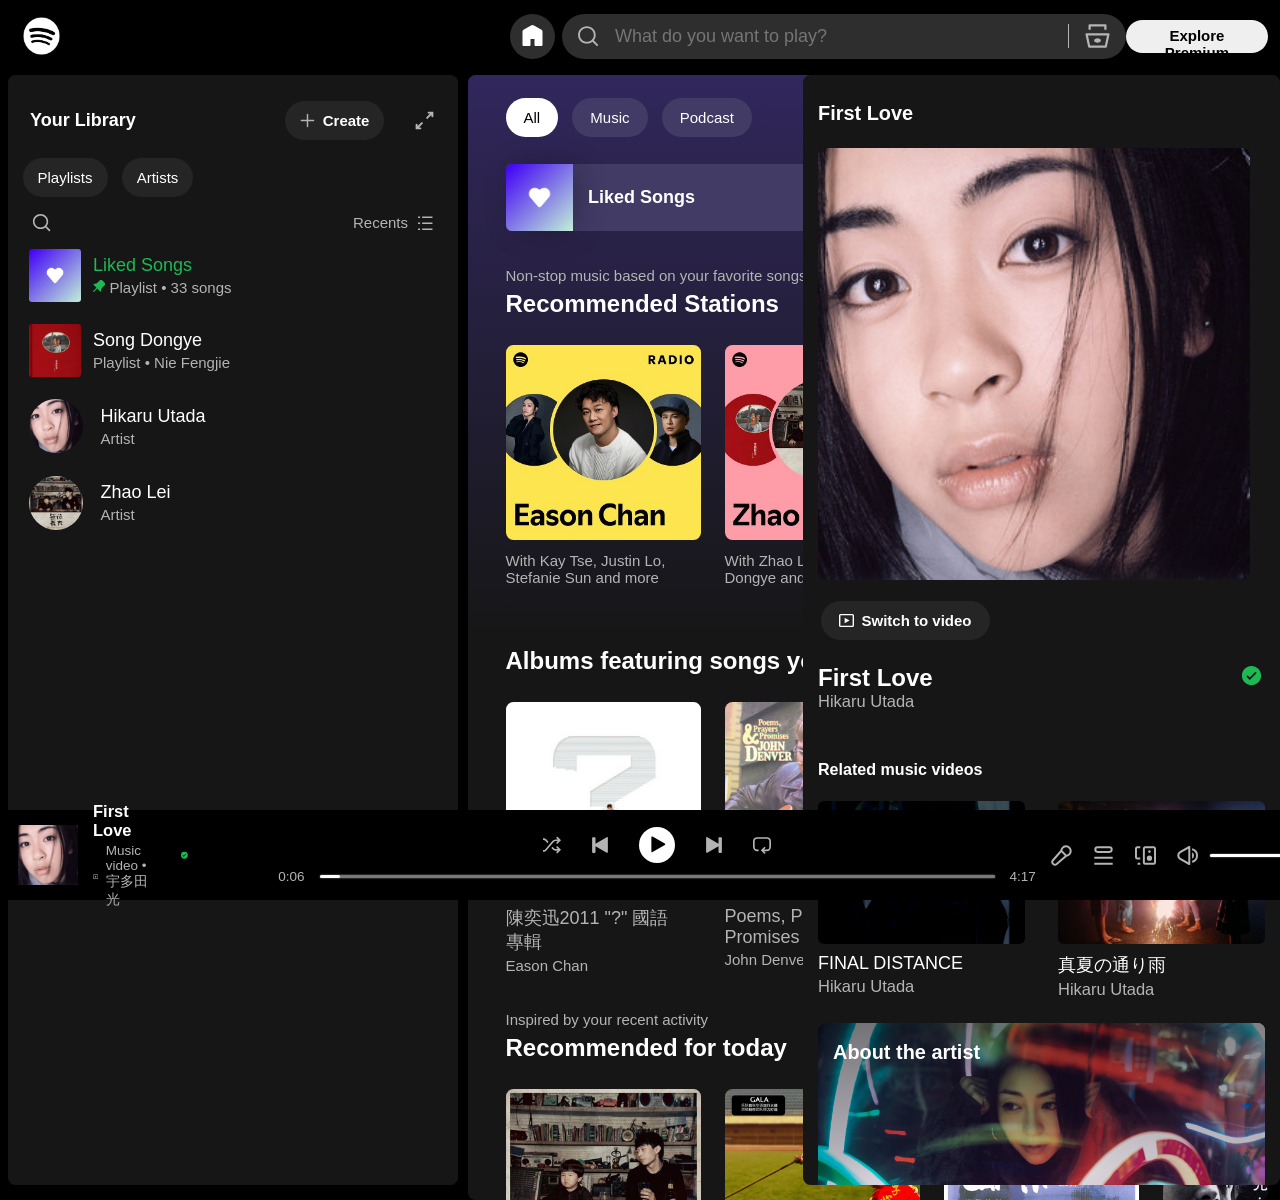
<file: index.html>
<!DOCTYPE html>
<html>
    <head>
        <title>HomePage</title>
        <link rel="stylesheet" href="general.css">
        <link rel="stylesheet" href="header.css">
        <link rel="stylesheet" href="nav_left.css">
        <link rel="stylesheet" href="main.css">
        <link rel="stylesheet" href="navBottom.css">
        <link rel="stylesheet" href="navRight.css">

    </head>
    <body>
        <header>
            <img class="headerLogo" src="resource/SpotifyLogo.png">
            <div class="headerCenter">
                <button class="header_home">
                    <svg class="headerHome" data-encore-id="icon" role="img" aria-hidden="true" width="24" height="24" viewBox="0 0 24 24">
                        <path fill="white" d="M13.5 1.515a3 3 0 0 0-3 0L3 5.845a2 2 0 0 0-1 1.732V21a1 1 0 0 0 1 1h6a1 1 0 0 0 1-1v-6h4v6a1 1 0 0 0 1 1h6a1 1 0 0 0 1-1V7.577a2 2 0 0 0-1-1.732z"></path>
                    </svg>
                </button>
                <div class="header_searchbar">
                    <svg class="searchButton" data-encore-id="icon" role="img" aria-hidden="true" viewBox="0 0 24 24">
                        <path fill="currentColor" d="M10.533 1.27893C5.35215 1.27893 1.12598 5.41887 1.12598 10.5579C1.12598 15.697 5.35215 19.8369 10.533 19.8369C12.767 19.8369 14.8235 19.0671 16.4402 17.7794L20.7929 22.132C21.1834 22.5226 21.8166 22.5226 22.2071 22.132C22.5976 21.7415 22.5976 21.1083 22.2071 20.7178L17.8634 16.3741C19.1616 14.7849 19.94 12.7634 19.94 10.5579C19.94 5.41887 15.7138 1.27893 10.533 1.27893ZM3.12598 10.5579C3.12598 6.55226 6.42768 3.27893 10.533 3.27893C14.6383 3.27893 17.94 6.55226 17.94 10.5579C17.94 14.5636 14.6383 17.8369 10.533 17.8369C6.42768 17.8369 3.12598 14.5636 3.12598 10.5579Z">
                        </path>
                    </svg>
                    <input class="header_searchbar_search" placeholder="What do you want to play?">
                    <svg class="searchBrowser" fill="currentColor" data-encore-id="icon" role="img" aria-hidden="true" viewBox="0 0 24 24">
                        <path d="M15 15.5c0 1.105-1.343 2-3 2s-3-.895-3-2 1.343-2 3-2 3 .895 3 2"></path><path d="M1.513 9.37A1 1 0 0 1 2.291 9h19.418a1 1 0 0 1 .979 1.208l-2.339 11a1 1 0 0 1-.978.792H4.63a1 1 0 0 1-.978-.792l-2.339-11a1 1 0 0 1 .201-.837zM3.525 11l1.913 9h13.123l1.913-9zM4 2a1 1 0 0 1 1-1h14a1 1 0 0 1 1 1v4h-2V3H6v3H4z"></path>
                    </svg>
                </div>
            </div>
            <div class="headerRight">
                <button class="headerRightB1">Explore Premium</button>
                <button class="headerRightB2">
                    <svg class="headerRightDownload" fill="rgb(180, 180, 180)" data-encore-id="icon" role="img" aria-hidden="true" viewBox="0 0 16 16" style="--encore-icon-height: var(--encore-graphic-size-decorative-smaller); --encore-icon-width: var(--encore-graphic-size-decorative-smaller);"><path d="M4.995 8.745a.75.75 0 0 1 1.06 0L7.25 9.939V4a.75.75 0 0 1 1.5 0v5.94l1.195-1.195a.75.75 0 1 1 1.06 1.06L8 12.811l-.528-.528-.005-.005-2.472-2.473a.75.75 0 0 1 0-1.06"></path><path d="M0 8a8 8 0 1 1 16 0A8 8 0 0 1 0 8m8-6.5a6.5 6.5 0 1 0 0 13 6.5 6.5 0 0 0 0-13"></path></svg>
                    <p>Install App</p>
                </button>
                <svg class="notification" fill="currentColor" data-encore-id="icon" role="img" aria-hidden="true" viewBox="0 0 16 16" style="--encore-icon-height: var(--encore-graphic-size-decorative-smaller); --encore-icon-width: var(--encore-graphic-size-decorative-smaller);">
                    <path d="M8 1.5a4 4 0 0 0-4 4v3.27a.75.75 0 0 1-.1.373L2.255 12h11.49L12.1 9.142a.75.75 0 0 1-.1-.374V5.5a4 4 0 0 0-4-4m-5.5 4a5.5 5.5 0 0 1 11 0v3.067l2.193 3.809a.75.75 0 0 1-.65 1.124H10.5a2.5 2.5 0 0 1-5 0H.957a.75.75 0 0 1-.65-1.124L2.5 8.569zm4.5 8a1 1 0 1 0 2 0z"></path>
                </svg>
                <svg class="group" fill="currentColor" data-encore-id="icon" role="img" aria-hidden="true" viewBox="0 0 16 16" style="--encore-icon-height: var(--encore-graphic-size-decorative-smaller); --encore-icon-width: var(--encore-graphic-size-decorative-smaller);">
                    <path d="M3.849 10.034c-.021-.465.026-.93.139-1.381H1.669c.143-.303.375-.556.665-.724l.922-.532a1.63 1.63 0 0 0 .436-2.458 1.8 1.8 0 0 1-.474-1.081q-.014-.287.057-.563a1.12 1.12 0 0 1 .627-.7 1.2 1.2 0 0 1 .944 0q.225.1.392.281c.108.12.188.263.237.417q.074.276.057.561a1.8 1.8 0 0 1-.475 1.084 1.6 1.6 0 0 0-.124 1.9c.36-.388.792-.702 1.272-.927v-.015c.48-.546.768-1.233.821-1.958a3.2 3.2 0 0 0-.135-1.132 2.657 2.657 0 0 0-5.04 0c-.111.367-.157.75-.135 1.133.053.724.341 1.41.821 1.955A.13.13 0 0 1 2.565 6a.13.13 0 0 1-.063.091l-.922.532A3.2 3.2 0 0 0-.004 9.396v.75h3.866c.001-.033-.01-.071-.013-.112m10.568-3.4-.922-.532a.13.13 0 0 1-.064-.091.12.12 0 0 1 .028-.1c.48-.546.768-1.233.821-1.958a3.3 3.3 0 0 0-.135-1.135A2.64 2.64 0 0 0 12.7 1.233a2.67 2.67 0 0 0-3.042.64 2.65 2.65 0 0 0-.554.948c-.11.367-.156.75-.134 1.133.053.724.341 1.41.821 1.955.005.006 0 .011 0 .018.48.225.911.54 1.272.927a1.6 1.6 0 0 0-.125-1.907 1.8 1.8 0 0 1-.474-1.081q-.015-.287.057-.563a1.12 1.12 0 0 1 .627-.7 1.2 1.2 0 0 1 .944 0q.225.1.392.281.162.182.236.413c.05.184.07.375.058.565a1.8 1.8 0 0 1-.475 1.084 1.633 1.633 0 0 0 .438 2.456l.922.532c.29.169.52.421.664.724h-2.319c.113.452.16.918.139 1.383 0 .04-.013.078-.017.117h3.866v-.75a3.2 3.2 0 0 0-1.58-2.778v.004zm-3.625 6-.922-.532a.13.13 0 0 1-.061-.144.1.1 0 0 1 .025-.047 3.33 3.33 0 0 0 .821-1.958 3.2 3.2 0 0 0-.135-1.132 2.657 2.657 0 0 0-5.041 0c-.11.367-.156.75-.134 1.133.053.724.341 1.41.821 1.955a.13.13 0 0 1 .028.106.13.13 0 0 1-.063.091l-.922.532a3.2 3.2 0 0 0-1.584 2.773v.75h8.75v-.75a3.2 3.2 0 0 0-1.583-2.781zm-5.5 2.023c.143-.303.375-.556.665-.724l.922-.532a1.63 1.63 0 0 0 .436-2.458 1.8 1.8 0 0 1-.474-1.081q-.015-.287.057-.563a1.12 1.12 0 0 1 .627-.7 1.2 1.2 0 0 1 .944 0q.225.1.392.281c.108.12.188.263.237.417q.073.276.057.561a1.8 1.8 0 0 1-.475 1.084 1.632 1.632 0 0 0 .438 2.456l.922.532c.29.169.52.421.664.724z"></path>
                </svg>
                <button class="userInfo">
                    <p>N</p>
                </button>
            </div>
        </header>

        <nav class="navLeft">
            <div class="navLeftTittle">
                <p>Your Library</p>
                <button>
                    <svg class="navLeftTittlePlus" data-encore-id="icon" role="img" aria-hidden="true" viewBox="0 0 16 16" style="--encore-icon-height: var(--encore-graphic-size-decorative-smaller); --encore-icon-width: var(--encore-graphic-size-decorative-smaller);">
                        <path fill="currentColor" d="M15.25 8a.75.75 0 0 1-.75.75H8.75v5.75a.75.75 0 0 1-1.5 0V8.75H1.5a.75.75 0 0 1 0-1.5h5.75V1.5a.75.75 0 0 1 1.5 0v5.75h5.75a.75.75 0 0 1 .75.75"></path>
                    </svg>
                    Create
                </button>
                <svg class="navLeftTittleZoom" fill="currentColor" data-encore-id="icon" role="img" aria-hidden="true" viewBox="0 0 16 16" style="--encore-icon-height: var(--encore-graphic-size-decorative-smaller); --encore-icon-width: var(--encore-graphic-size-decorative-smaller);">
                    <path d="M6.53 9.47a.75.75 0 0 1 0 1.06l-2.72 2.72h1.018a.75.75 0 0 1 0 1.5H1.25v-3.579a.75.75 0 0 1 1.5 0v1.018l2.72-2.72a.75.75 0 0 1 1.06 0zm2.94-2.94a.75.75 0 0 1 0-1.06l2.72-2.72h-1.018a.75.75 0 1 1 0-1.5h3.578v3.579a.75.75 0 0 1-1.5 0V3.81l-2.72 2.72a.75.75 0 0 1-1.06 0"></path>
                </svg>
            </div>

            <div class="navLeftCategory">
                <button>Playlists</button>
                <button>Artists</button>
            </div>

            <div class="navLeftSearch">
                <button class="navLeftSearchSearchButton">
                    <svg class="navLeftSearchSearchIcon" data-encore-id="icon" role="img" aria-hidden="true" viewBox="0 0 24 24">
                        <path fill="currentColor" d="M10.533 1.27893C5.35215 1.27893 1.12598 5.41887 1.12598 10.5579C1.12598 15.697 5.35215 19.8369 10.533 19.8369C12.767 19.8369 14.8235 19.0671 16.4402 17.7794L20.7929 22.132C21.1834 22.5226 21.8166 22.5226 22.2071 22.132C22.5976 21.7415 22.5976 21.1083 22.2071 20.7178L17.8634 16.3741C19.1616 14.7849 19.94 12.7634 19.94 10.5579C19.94 5.41887 15.7138 1.27893 10.533 1.27893ZM3.12598 10.5579C3.12598 6.55226 6.42768 3.27893 10.533 3.27893C14.6383 3.27893 17.94 6.55226 17.94 10.5579C17.94 14.5636 14.6383 17.8369 10.533 17.8369C6.42768 17.8369 3.12598 14.5636 3.12598 10.5579Z">
                        </path>
                    </svg>
                </button>
                <button class="navLeftSearchSortButton">
                    Recents
                    <svg class="navLeftSearchSortIcon" data-encore-id="icon" role="img" aria-hidden="true" viewBox="0 0 16 16" style="--encore-icon-height: var(--encore-graphic-size-decorative-smaller); --encore-icon-width: var(--encore-graphic-size-decorative-smaller);">
                        <path fill="currentColor" d="M15 14.5H5V13h10zm0-5.75H5v-1.5h10zM15 3H5V1.5h10zM3 3H1V1.5h2zm0 11.5H1V13h2zm0-5.75H1v-1.5h2z"></path>
                    </svg>
                </button>
            </div>

            <div class="navLeftPlaylists">
                <button class="navLeftPlaylistsLiked">
                    <img src="resource/liked-songs.jpg">
                    <div class="navLeftPlay">
                        <svg class="navLeftPlayIcon" fill="currentColor" data-encore-id="icon" role="img" aria-hidden="true" viewBox="0 0 24 24" style="--encore-icon-height: var(--encore-graphic-size-decorative-base); --encore-icon-width: var(--encore-graphic-size-decorative-base);">
                            <path d="m7.05 3.606 13.49 7.788a.7.7 0 0 1 0 1.212L7.05 20.394A.7.7 0 0 1 6 19.788V4.212a.7.7 0 0 1 1.05-.606"></path>
                        </svg>
                    </div>
                    <div class="navLeftPlaylistsLikedInfo">
                        <p style="color: #1db954;">Liked Songs</p>
                        <div class="navLeftPlaylistsLikedSubInfo">
                            <svg class="navLeftPlaylistsLikedInfoStick" data-encore-id="icon" role="img" aria-hidden="false" viewBox="0 0 16 16" style="--encore-icon-fill: var(--text-bright-accent); --encore-icon-height: var(--encore-graphic-size-informative-smaller-2); --encore-icon-width: var(--encore-graphic-size-informative-smaller-2);">
                                <path fill="#1db954" d="M8.822.797a2.72 2.72 0 0 1 3.847 0l2.534 2.533a2.72 2.72 0 0 1 0 3.848l-3.678 3.678-1.337 4.988-4.486-4.486L1.28 15.78a.75.75 0 0 1-1.06-1.06l4.422-4.422L.156 5.812l4.987-1.337z"></path>
                            </svg>
                            <p style="margin-left: 3px;">Playlist &bull; 33 songs</p>
                        </div>
                    </div>
                </button>

                <button class="navLeftPlaylistsLiked">
                    <img src="resource/song.jpg">
                    <div class="navLeftPlay">
                        <svg class="navLeftPlayIcon" fill="currentColor" data-encore-id="icon" role="img" aria-hidden="true" viewBox="0 0 24 24" style="--encore-icon-height: var(--encore-graphic-size-decorative-base); --encore-icon-width: var(--encore-graphic-size-decorative-base);">
                            <path d="m7.05 3.606 13.49 7.788a.7.7 0 0 1 0 1.212L7.05 20.394A.7.7 0 0 1 6 19.788V4.212a.7.7 0 0 1 1.05-.606"></path>
                        </svg>
                    </div>
                    <div class="navLeftPlaylistsLikedInfo">
                        <p>Song Dongye</p>
                        <div class="navLeftPlaylistsLikedSubInfo">
                            <p>Playlist &bull; Nie Fengjie</p>
                        </div>
                    </div>
                </button>

                <button class="navLeftPlaylistsArtist">
                    <img src="resource/hikaruutada.jpg">
                    <div class="navLeftPlay">
                        <svg class="navLeftPlayIcon" fill="currentColor" data-encore-id="icon" role="img" aria-hidden="true" viewBox="0 0 24 24" style="--encore-icon-height: var(--encore-graphic-size-decorative-base); --encore-icon-width: var(--encore-graphic-size-decorative-base);">
                            <path d="m7.05 3.606 13.49 7.788a.7.7 0 0 1 0 1.212L7.05 20.394A.7.7 0 0 1 6 19.788V4.212a.7.7 0 0 1 1.05-.606"></path>
                        </svg>
                    </div>
                    <div class="navLeftPlaylistsArtistInfo">
                        <p>Hikaru Utada</p>
                        <div class="navLeftPlaylistsArtistSubInfo">
                            <p>Artist</p>
                        </div>
                    </div>
                </button>

                <button class="navLeftPlaylistsArtist">
                    <img src="resource/zhao.jpg">
                    <div class="navLeftPlay">
                        <svg class="navLeftPlayIcon" fill="currentColor" data-encore-id="icon" role="img" aria-hidden="true" viewBox="0 0 24 24" style="--encore-icon-height: var(--encore-graphic-size-decorative-base); --encore-icon-width: var(--encore-graphic-size-decorative-base);">
                            <path d="m7.05 3.606 13.49 7.788a.7.7 0 0 1 0 1.212L7.05 20.394A.7.7 0 0 1 6 19.788V4.212a.7.7 0 0 1 1.05-.606"></path>
                        </svg>
                    </div>
                    <div class="navLeftPlaylistsArtistInfo">
                        <p>Zhao Lei</p>
                        <div class="navLeftPlaylistsArtistSubInfo">
                            <p>Artist</p>
                        </div>
                    </div>
                </button>


            </div>
        </nav>

        <main>
            <div class="mainTopButton">
                <button style="background-color: white; color: black;">All</button>
                <button>Music</button>
                <button>Podcast</button>
            </div>

            <div class="mainTopList">
                <div class="mainTopListItem">
                    <img src="resource/liked-songs.jpg">
                    <div class="mainTopListInfo">
                        <p>Liked Songs</p>
                    </div>
                    <button class="mainTopListPlayIcon">
                        <svg fill="currentColor" viewBox="0 0 24 24" width="20" height="20">
                            <path d="m7.05 3.606 13.49 7.788a.7.7 0 0 1 0 1.212L7.05 20.394A.7.7 0 0 1 6 19.788V4.212a.7.7 0 0 1 1.05-.606"></path>
                        </svg>
                    </button>
                </div>

                <div class="mainTopListItem">
                    <img src="resource/xin.jpg">
                    <div class="mainTopListInfo">
                        <p>信樂團</p>
                    </div>
                    <button class="mainTopListPlayIcon">
                        <svg fill="currentColor" viewBox="0 0 24 24" width="20" height="20">
                            <path d="m7.05 3.606 13.49 7.788a.7.7 0 0 1 0 1.212L7.05 20.394A.7.7 0 0 1 6 19.788V4.212a.7.7 0 0 1 1.05-.606"></path>
                        </svg>
                    </button>
                </div>
            </div>

            <div class="mainCenterList">
                <div class="mainCenterListSubTitle">
                    Non-stop music based on your favorite songs and aritists
                </div>
                <div class="mainCenterListTitle">
                    <p class="mainCenterListTitleLeft">Recommended Stations</p>
                    <p class="mainCenterListTitleRight">Show all</p>
                </div>
                <div class="mainCenterListInfoList">
                    <div class="mainCenterListInfo">
                        <button class="mainCenterListInfoIcon">
                            <svg fill="currentColor" viewBox="0 0 24 24" width="20" height="20">
                                <path d="m7.05 3.606 13.49 7.788a.7.7 0 0 1 0 1.212L7.05 20.394A.7.7 0 0 1 6 19.788V4.212a.7.7 0 0 1 1.05-.606"></path>
                            </svg>
                        </button>
                        <img class="mainCenterListInfoImg" src="resource/1.jpg">
                        <p class="mainCenterListInfoSubTitle">With Kay Tse, Justin Lo, Stefanie Sun and more</p>
                    </div>

                    <div class="mainCenterListInfo">
                        <button class="mainCenterListInfoIcon">
                            <svg fill="currentColor" viewBox="0 0 24 24" width="20" height="20">
                                <path d="m7.05 3.606 13.49 7.788a.7.7 0 0 1 0 1.212L7.05 20.394A.7.7 0 0 1 6 19.788V4.212a.7.7 0 0 1 1.05-.606"></path>
                            </svg>
                        </button>
                        <img class="mainCenterListInfoImg" src="resource/2.jpg">
                        <p class="mainCenterListInfoSubTitle">With Zhao Lei, Song Dongye and more</p>
                    </div>

                    <div class="mainCenterListInfo">
                        <button class="mainCenterListInfoIcon">
                            <svg fill="currentColor" viewBox="0 0 24 24" width="20" height="20">
                                <path d="m7.05 3.606 13.49 7.788a.7.7 0 0 1 0 1.212L7.05 20.394A.7.7 0 0 1 6 19.788V4.212a.7.7 0 0 1 1.05-.606"></path>
                            </svg>
                        </button>
                        <img class="mainCenterListInfoImg" src="resource/3.jpg">
                        <p class="mainCenterListInfoSubTitle">With mammySino, Tia Blake, Nancy-Bleu and more</p>
                    </div>

                    <div class="mainCenterListInfo">
                        <button class="mainCenterListInfoIcon">
                            <svg fill="currentColor" viewBox="0 0 24 24" width="20" height="20">
                                <path d="m7.05 3.606 13.49 7.788a.7.7 0 0 1 0 1.212L7.05 20.394A.7.7 0 0 1 6 19.788V4.212a.7.7 0 0 1 1.05-.606"></path>
                            </svg>
                        </button>
                        <img class="mainCenterListInfoImg" src="resource/4.jpg">
                        <p class="mainCenterListInfoSubTitle">With Chen Hongyu, Er Bai and more</p>
                    </div>

                    <div class="mainCenterListInfo">
                        <button class="mainCenterListInfoIcon">
                            <svg fill="currentColor" viewBox="0 0 24 24" width="20" height="20">
                                <path d="m7.05 3.606 13.49 7.788a.7.7 0 0 1 0 1.212L7.05 20.394A.7.7 0 0 1 6 19.788V4.212a.7.7 0 0 1 1.05-.606"></path>
                            </svg>
                        </button>
                        <img class="mainCenterListInfoImg" src="resource/5.jpg">
                        <p class="mainCenterListInfoSubTitle">With Eason Chan, Stefanie Sun, Fish Leong and more</p>
                    </div>
                </div>
            </div>

            <div class="mainCenterList">
                <!--<div class="mainCenterListSubTitle">
                    Non-stop music based on your favorite songs and aritists
                </div>-->
                <div class="mainCenterListTitle">
                    <p class="mainCenterListTitleLeft">Albums featuring songs you like</p>
                    <p class="mainCenterListTitleRight">Show all</p>
                </div>
                <div class="mainCenterListInfoList">
                    <div class="mainCenterListInfo">
                        <button class="mainCenterListInfoIcon">
                            <svg fill="currentColor" viewBox="0 0 24 24" width="20" height="20">
                                <path d="m7.05 3.606 13.49 7.788a.7.7 0 0 1 0 1.212L7.05 20.394A.7.7 0 0 1 6 19.788V4.212a.7.7 0 0 1 1.05-.606"></path>
                            </svg>
                        </button>
                        <img class="mainCenterListInfoImg" src="resource/11.jpg">
                        <p class="mainCenterListInfoTitle">陳奕迅2011 &quot;?&quot; 國語專輯</p>
                        <p class="mainCenterListInfoSubTitle">Eason Chan</p>
                    </div>

                    <div class="mainCenterListInfo">
                        <button class="mainCenterListInfoIcon">
                            <svg fill="currentColor" viewBox="0 0 24 24" width="20" height="20">
                                <path d="m7.05 3.606 13.49 7.788a.7.7 0 0 1 0 1.212L7.05 20.394A.7.7 0 0 1 6 19.788V4.212a.7.7 0 0 1 1.05-.606"></path>
                            </svg>
                        </button>
                        <img class="mainCenterListInfoImg" src="resource/12.jpg">
                        <p class="mainCenterListInfoTitle">Poems, Prayers and Promises</p>
                        <p class="mainCenterListInfoSubTitle">John Denver</p>
                    </div>

                    <div class="mainCenterListInfo">
                        <button class="mainCenterListInfoIcon">
                            <svg fill="currentColor" viewBox="0 0 24 24" width="20" height="20">
                                <path d="m7.05 3.606 13.49 7.788a.7.7 0 0 1 0 1.212L7.05 20.394A.7.7 0 0 1 6 19.788V4.212a.7.7 0 0 1 1.05-.606"></path>
                            </svg>
                        </button>
                        <img class="mainCenterListInfoImg" src="resource/13.jpg">
                        <p class="mainCenterListInfoTitle">The Marshall Mathers LP</p>
                        <p class="mainCenterListInfoSubTitle">Eminem</p>
                    </div>

                    <div class="mainCenterListInfo">
                        <button class="mainCenterListInfoIcon">
                            <svg fill="currentColor" viewBox="0 0 24 24" width="20" height="20">
                                <path d="m7.05 3.606 13.49 7.788a.7.7 0 0 1 0 1.212L7.05 20.394A.7.7 0 0 1 6 19.788V4.212a.7.7 0 0 1 1.05-.606"></path>
                            </svg>
                        </button>
                        <img class="mainCenterListInfoImg" src="resource/14.jpg">
                        <p class="mainCenterListInfoTitle">首張同名專輯</p>
                        <p class="mainCenterListInfoSubTitle">信樂團</p>
                    </div>

                    <div class="mainCenterListInfo">
                        <button class="mainCenterListInfoIcon">
                            <svg fill="currentColor" viewBox="0 0 24 24" width="20" height="20">
                                <path d="m7.05 3.606 13.49 7.788a.7.7 0 0 1 0 1.212L7.05 20.394A.7.7 0 0 1 6 19.788V4.212a.7.7 0 0 1 1.05-.606"></path>
                            </svg>
                        </button>
                        <img class="mainCenterListInfoImg" src="resource/15.jpg">
                        <p class="mainCenterListInfoTitle">華納廿三週年紀念精選系列 - Beyond</p>
                        <p class="mainCenterListInfoSubTitle">Beyond</p>
                    </div>

                    <div class="mainCenterListInfo">
                        <button class="mainCenterListInfoIcon">
                            <svg fill="currentColor" viewBox="0 0 24 24" width="20" height="20">
                                <path d="m7.05 3.606 13.49 7.788a.7.7 0 0 1 0 1.212L7.05 20.394A.7.7 0 0 1 6 19.788V4.212a.7.7 0 0 1 1.05-.606"></path>
                            </svg>
                        </button>
                        <img class="mainCenterListInfoImg" src="resource/16.jpg">
                        <p class="mainCenterListInfoTitle">安和桥北</p>
                        <p class="mainCenterListInfoSubTitle">宋冬野</p>
                    </div>

                    <div class="mainCenterListInfo">
                        <button class="mainCenterListInfoIcon">
                            <svg fill="currentColor" viewBox="0 0 24 24" width="20" height="20">
                                <path d="m7.05 3.606 13.49 7.788a.7.7 0 0 1 0 1.212L7.05 20.394A.7.7 0 0 1 6 19.788V4.212a.7.7 0 0 1 1.05-.606"></path>
                            </svg>
                        </button>
                        <img class="mainCenterListInfoImg" src="resource/17.jpg">
                        <p class="mainCenterListInfoTitle">似水流年</p>
                        <p class="mainCenterListInfoSubTitle">Li Jian</p>
                    </div>
                </div>
            </div>

            <div class="mainCenterList">
                <div class="mainCenterListSubTitle">
                    Inspired by your recent activity
                </div>
                <div class="mainCenterListTitle">
                    <p class="mainCenterListTitleLeft">Recommended for today</p>
                    <p class="mainCenterListTitleRight">Show all</p>
                </div>
                <div class="mainCenterListInfoList">
                    <div class="mainCenterListInfo">
                        <button class="mainCenterListInfoIcon">
                            <svg fill="currentColor" viewBox="0 0 24 24" width="20" height="20">
                                <path d="m7.05 3.606 13.49 7.788a.7.7 0 0 1 0 1.212L7.05 20.394A.7.7 0 0 1 6 19.788V4.212a.7.7 0 0 1 1.05-.606"></path>
                            </svg>
                        </button>
                        <img class="mainCenterListInfoImg" src="resource/21.jpg">
                        <p class="mainCenterListInfoTitle">無法長大</p>
                        <p class="mainCenterListInfoSubTitle">Zhao Lei</p>
                    </div>

                    <div class="mainCenterListInfo">
                        <button class="mainCenterListInfoIcon">
                            <svg fill="currentColor" viewBox="0 0 24 24" width="20" height="20">
                                <path d="m7.05 3.606 13.49 7.788a.7.7 0 0 1 0 1.212L7.05 20.394A.7.7 0 0 1 6 19.788V4.212a.7.7 0 0 1 1.05-.606"></path>
                            </svg>
                        </button>
                        <img class="mainCenterListInfoImg" src="resource/22.jpg">
                        <p class="mainCenterListInfoTitle">追梦痴子心</p>
                        <p class="mainCenterListInfoSubTitle">GALA</p>
                    </div>

                    <div class="mainCenterListInfo">
                        <button class="mainCenterListInfoIcon">
                            <svg fill="currentColor" viewBox="0 0 24 24" width="20" height="20">
                                <path d="m7.05 3.606 13.49 7.788a.7.7 0 0 1 0 1.212L7.05 20.394A.7.7 0 0 1 6 19.788V4.212a.7.7 0 0 1 1.05-.606"></path>
                            </svg>
                        </button>
                        <img class="mainCenterListInfoImg" src="resource/23.jpg">
                        <p class="mainCenterListInfoTitle">世界</p>
                        <p class="mainCenterListInfoSubTitle">Escape Plan</p>
                    </div>

                    <div class="mainCenterListInfo">
                        <button class="mainCenterListInfoIcon">
                            <svg fill="currentColor" viewBox="0 0 24 24" width="20" height="20">
                                <path d="m7.05 3.606 13.49 7.788a.7.7 0 0 1 0 1.212L7.05 20.394A.7.7 0 0 1 6 19.788V4.212a.7.7 0 0 1 1.05-.606"></path>
                            </svg>
                        </button>
                        <img class="mainCenterListInfoImg" src="resource/24.jpg">
                        <p class="mainCenterListInfoTitle">时光, 漫步</p>
                        <p class="mainCenterListInfoSubTitle">Xu Wei</p>
                    </div>

                    <div class="mainCenterListInfo">
                        <button class="mainCenterListInfoIcon">
                            <svg fill="currentColor" viewBox="0 0 24 24" width="20" height="20">
                                <path d="m7.05 3.606 13.49 7.788a.7.7 0 0 1 0 1.212L7.05 20.394A.7.7 0 0 1 6 19.788V4.212a.7.7 0 0 1 1.05-.606"></path>
                            </svg>
                        </button>
                        <img class="mainCenterListInfoImg" src="resource/25.jpg">
                        <p class="mainCenterListInfoTitle">北京的冬天</p>
                        <p class="mainCenterListInfoSubTitle">Lao Lang</p>
                    </div>

                    <div class="mainCenterListInfo">
                        <button class="mainCenterListInfoIcon">
                            <svg fill="currentColor" viewBox="0 0 24 24" width="20" height="20">
                                <path d="m7.05 3.606 13.49 7.788a.7.7 0 0 1 0 1.212L7.05 20.394A.7.7 0 0 1 6 19.788V4.212a.7.7 0 0 1 1.05-.606"></path>
                            </svg>
                        </button>
                        <img class="mainCenterListInfoImg" src="resource/26.jpg">
                        <p class="mainCenterListInfoTitle">父亲</p>
                        <p class="mainCenterListInfoSubTitle">筷子兄弟</p>
                    </div>

                    <div class="mainCenterListInfo">
                        <button class="mainCenterListInfoIcon">
                            <svg fill="currentColor" viewBox="0 0 24 24" width="20" height="20">
                                <path d="m7.05 3.606 13.49 7.788a.7.7 0 0 1 0 1.212L7.05 20.394A.7.7 0 0 1 6 19.788V4.212a.7.7 0 0 1 1.05-.606"></path>
                            </svg>
                        </button>
                        <img class="mainCenterListInfoImg" src="resource/27.jpg">
                        <p class="mainCenterListInfoTitle">生如夏花</p>
                        <p class="mainCenterListInfoSubTitle">Pu Shu</p>
                    </div>
                </div>
            </div>
        </main>

        <nav class="navBottom">
            <div class="navBottomLeft">
                <img src="resource/hikaruutada.jpg">
                <div class="navBottomSong">
                    <p>First Love</p>
                    <div class="navBottomSongDetail">
                        <svg class="navBottomSongDetailVideoIcon" data-encore-id="icon" role="img" aria-hidden="true" viewBox="0 0 16 16" style="--encore-icon-height: var(--encore-graphic-size-decorative-smaller-2); --encore-icon-width: var(--encore-graphic-size-decorative-smaller-2);">
                            <path fill="currentColor" d="M1.75 2.5a.25.25 0 0 0-.25.25v10.5c0 .138.112.25.25.25h12.5a.25.25 0 0 0 .25-.25V2.75a.25.25 0 0 0-.25-.25zM0 2.75C0 1.784.784 1 1.75 1h12.5c.967 0 1.75.784 1.75 1.75v10.5A1.75 1.75 0 0 1 14.25 15H1.75A1.75 1.75 0 0 1 0 13.25z"></path>
                            <path fill="currentColor" d="m6 5 5.196 3L6 11z"></path>
                        </svg>
                        <p>Music video &bull; 宇多田光</p>
                    </div>
                </div>
                <svg class="navBottomSongLikeIcon" data-encore-id="icon" role="img" aria-hidden="true" viewBox="0 0 16 16" style="--encore-icon-fill: var(--text-bright-accent); --encore-icon-height: var(--encore-graphic-size-decorative-smaller); --encore-icon-width: var(--encore-graphic-size-decorative-smaller);">
                    <path fill="currentColor" d="M0 8a8 8 0 1 1 16 0A8 8 0 0 1 0 8m11.748-1.97a.75.75 0 0 0-1.06-1.06l-4.47 4.47-1.405-1.406a.75.75 0 1 0-1.061 1.06l2.466 2.467 5.53-5.53z"></path>
                </svg>
            </div>
            <div class="navBottomCenter">
                <div class="navBottomCenterTop">
                    <svg class="navBottomCenterTopSideIcon" data-encore-id="icon" role="img" aria-hidden="true" viewBox="0 0 16 16" style="--encore-icon-height: var(--encore-graphic-size-decorative-smaller); --encore-icon-width: var(--encore-graphic-size-decorative-smaller);">
                        <path fill="currentColor" d="M13.151.922a.75.75 0 1 0-1.06 1.06L13.109 3H11.16a3.75 3.75 0 0 0-2.873 1.34l-6.173 7.356A2.25 2.25 0 0 1 .39 12.5H0V14h.391a3.75 3.75 0 0 0 2.873-1.34l6.173-7.356a2.25 2.25 0 0 1 1.724-.804h1.947l-1.017 1.018a.75.75 0 0 0 1.06 1.06L15.98 3.75zM.391 3.5H0V2h.391c1.109 0 2.16.49 2.873 1.34L4.89 5.277l-.979 1.167-1.796-2.14A2.25 2.25 0 0 0 .39 3.5z"></path>
                        <path fill="currentColor" d="m7.5 10.723.98-1.167.957 1.14a2.25 2.25 0 0 0 1.724.804h1.947l-1.017-1.018a.75.75 0 1 1 1.06-1.06l2.829 2.828-2.829 2.828a.75.75 0 1 1-1.06-1.06L13.109 13H11.16a3.75 3.75 0 0 1-2.873-1.34l-.787-.938z"></path>
                    </svg>
                    <svg class="navBottomCenterTopSideIcon" data-encore-id="icon" role="img" aria-hidden="true" viewBox="0 0 16 16" style="--encore-icon-height: var(--encore-graphic-size-decorative-smaller); --encore-icon-width: var(--encore-graphic-size-decorative-smaller);">
                        <path fill="currentColor" d="M3.3 1a.7.7 0 0 1 .7.7v5.15l9.95-5.744a.7.7 0 0 1 1.05.606v12.575a.7.7 0 0 1-1.05.607L4 9.149V14.3a.7.7 0 0 1-.7.7H1.7a.7.7 0 0 1-.7-.7V1.7a.7.7 0 0 1 .7-.7z"></path>
                    </svg>

                    <button class="navBottomCenterTopMidButton">
                        <svg class="navBottomCenterTopMidIcon" data-encore-id="icon" role="img" aria-hidden="true" viewBox="0 0 16 16" style="--encore-icon-height: var(--encore-graphic-size-decorative-smaller); --encore-icon-width: var(--encore-graphic-size-decorative-smaller);">
                            <path fill="currentColor" d="M3 1.713a.7.7 0 0 1 1.05-.607l10.89 6.288a.7.7 0 0 1 0 1.212L4.05 14.894A.7.7 0 0 1 3 14.288z"></path>
                        </svg>
                    </button>

                    <svg class="navBottomCenterTopSideIcon" data-encore-id="icon" role="img" aria-hidden="true" viewBox="0 0 16 16" style="--encore-icon-height: var(--encore-graphic-size-decorative-smaller); --encore-icon-width: var(--encore-graphic-size-decorative-smaller);">
                        <path fill="currentColor" d="M12.7 1a.7.7 0 0 0-.7.7v5.15L2.05 1.107A.7.7 0 0 0 1 1.712v12.575a.7.7 0 0 0 1.05.607L12 9.149V14.3a.7.7 0 0 0 .7.7h1.6a.7.7 0 0 0 .7-.7V1.7a.7.7 0 0 0-.7-.7z"></path>
                    </svg>
                    <svg class="navBottomCenterTopSideIcon" data-encore-id="icon" role="img" aria-hidden="true" viewBox="0 0 16 16" style="--encore-icon-height: var(--encore-graphic-size-decorative-smaller); --encore-icon-width: var(--encore-graphic-size-decorative-smaller);">
                        <path fill="currentColor" d="M0 4.75A3.75 3.75 0 0 1 3.75 1h8.5A3.75 3.75 0 0 1 16 4.75v5a3.75 3.75 0 0 1-3.75 3.75H9.81l1.018 1.018a.75.75 0 1 1-1.06 1.06L6.939 12.75l2.829-2.828a.75.75 0 1 1 1.06 1.06L9.811 12h2.439a2.25 2.25 0 0 0 2.25-2.25v-5a2.25 2.25 0 0 0-2.25-2.25h-8.5A2.25 2.25 0 0 0 1.5 4.75v5A2.25 2.25 0 0 0 3.75 12H5v1.5H3.75A3.75 3.75 0 0 1 0 9.75z"></path>
                    </svg>
                </div>
                <div class="navBottomCenterBottom">
                    <p>0:06</p>
                    <div class="progress-container">
                        <div class="progress-bar"></div>
                    </div>
                    <p>4:17</p>
                </div>
            </div>
            <div class="navBottomRight">
                <svg class="navBottomRightIcon" data-encore-id="icon" role="img" aria-hidden="true" viewBox="0 0 16 16" style="--encore-icon-height: var(--encore-graphic-size-decorative-smaller); --encore-icon-width: var(--encore-graphic-size-decorative-smaller);">
                    <path fill="currentColor" d="M13.426 2.574a2.831 2.831 0 0 0-4.797 1.55l3.247 3.247a2.831 2.831 0 0 0 1.55-4.797M10.5 8.118l-2.619-2.62L4.74 9.075 2.065 12.12a1.287 1.287 0 0 0 1.816 1.816l3.06-2.688 3.56-3.129zM7.12 4.094a4.331 4.331 0 1 1 4.786 4.786l-3.974 3.493-3.06 2.689a2.787 2.787 0 0 1-3.933-3.933l2.676-3.045z"></path>
                </svg>
                <svg class="navBottomRightIcon" data-encore-id="icon" role="img" aria-hidden="true" viewBox="0 0 16 16" style="--encore-icon-height: var(--encore-graphic-size-decorative-smaller); --encore-icon-width: var(--encore-graphic-size-decorative-smaller);">
                    <path fill="currentColor" d="M15 15H1v-1.5h14zm0-4.5H1V9h14zm-14-7A2.5 2.5 0 0 1 3.5 1h9a2.5 2.5 0 0 1 0 5h-9A2.5 2.5 0 0 1 1 3.5m2.5-1a1 1 0 0 0 0 2h9a1 1 0 1 0 0-2z"></path>
                </svg>
                <svg class="navBottomRightIcon" data-encore-id="icon" role="img" aria-hidden="true" viewBox="0 0 16 16" style="--encore-icon-height: var(--encore-graphic-size-decorative-smaller); --encore-icon-width: var(--encore-graphic-size-decorative-smaller);">
                    <path fill="currentColor" d="M6 2.75C6 1.784 6.784 1 7.75 1h6.5c.966 0 1.75.784 1.75 1.75v10.5A1.75 1.75 0 0 1 14.25 15h-6.5A1.75 1.75 0 0 1 6 13.25zm1.75-.25a.25.25 0 0 0-.25.25v10.5c0 .138.112.25.25.25h6.5a.25.25 0 0 0 .25-.25V2.75a.25.25 0 0 0-.25-.25zm-6 0a.25.25 0 0 0-.25.25v6.5c0 .138.112.25.25.25H4V11H1.75A1.75 1.75 0 0 1 0 9.25v-6.5C0 1.784.784 1 1.75 1H4v1.5zM4 15H2v-1.5h2z"></path>
                    <path fill="currentColor" d="M13 10a2 2 0 1 1-4 0 2 2 0 0 1 4 0m-1-5a1 1 0 1 1-2 0 1 1 0 0 1 2 0"></path>
                </svg>
                <svg class="navBottomRightIcon" data-encore-id="icon" role="presentation" aria-label="Volume high" aria-hidden="false" id="volume-icon" viewBox="0 0 16 16" style="--encore-icon-height: var(--encore-graphic-size-informative-smaller); --encore-icon-width: var(--encore-graphic-size-informative-smaller);">
                    <path fill="currentColor" d="M9.741.85a.75.75 0 0 1 .375.65v13a.75.75 0 0 1-1.125.65l-6.925-4a3.64 3.64 0 0 1-1.33-4.967 3.64 3.64 0 0 1 1.33-1.332l6.925-4a.75.75 0 0 1 .75 0zm-6.924 5.3a2.14 2.14 0 0 0 0 3.7l5.8 3.35V2.8zm8.683 4.29V5.56a2.75 2.75 0 0 1 0 4.88"></path>
                    <path fill="currentColor" d="M11.5 13.614a5.752 5.752 0 0 0 0-11.228v1.55a4.252 4.252 0 0 1 0 8.127z"></path>
                </svg>

                <div class="progress-container-volume">
                    <div class="progress-bar-volume"></div>
                </div>

                <svg class="navBottomRightIcon" data-encore-id="icon" role="img" aria-hidden="true" viewBox="0 0 16 16" style="--encore-icon-height: var(--encore-graphic-size-decorative-smaller); --encore-icon-width: var(--encore-graphic-size-decorative-smaller);">
                    <path fill="currentColor" d="M16 2.45c0-.8-.65-1.45-1.45-1.45H1.45C.65 1 0 1.65 0 2.45v11.1C0 14.35.65 15 1.45 15h5.557v-1.5H1.5v-11h13V7H16z"></path>
                    <path fill="currentColor" d="M15.25 9.007a.75.75 0 0 1 .75.75v4.493a.75.75 0 0 1-.75.75H9.325a.75.75 0 0 1-.75-.75V9.757a.75.75 0 0 1 .75-.75z"></path>
                </svg>
                <svg class="navBottomRightIcon" viewBox="0 0 16 16" fill="none" xmlns="http://www.w3.org/2000/svg">
                    <path fill="currentColor" fill-rule="evenodd" clip-rule="evenodd" d="M0.25 3C0.25 2.0335 1.0335 1.25 2 1.25H5.375V2.75H2C1.86193 2.75 1.75 2.86193 1.75 3V5.42857H0.25V3ZM14 2.75H10.625V1.25H14C14.9665 1.25 15.75 2.0335 15.75 3V5.42857H14.25V3C14.25 2.86193 14.1381 2.75 14 2.75ZM1.75 10.5714V13C1.75 13.1381 1.86193 13.25 2 13.25H5.375V14.75H2C1.0335 14.75 0.25 13.9665 0.25 13V10.5714H1.75ZM14.25 13V10.5714H15.75V13C15.75 13.9665 14.9665 14.75 14 14.75H10.625V13.25H14C14.1381 13.25 14.25 13.1381 14.25 13Z"></path>
                </svg>
            </div>
        </nav>

        <nav class="navRight">
            <h5 class="navRightTitle">First Love</h5>
            <img src="resource/hikaruutada.jpg">
            <button class="navRightSwitchButton">
                <svg class="navRightSwitchButtonIcon" data-encore-id="icon" role="img" aria-hidden="true" viewBox="0 0 16 16" style="--encore-icon-height: var(--encore-graphic-size-decorative-smaller); --encore-icon-width: var(--encore-graphic-size-decorative-smaller);">
                    <path fill="currentColor" d="M1.75 2.5a.25.25 0 0 0-.25.25v10.5c0 .138.112.25.25.25h12.5a.25.25 0 0 0 .25-.25V2.75a.25.25 0 0 0-.25-.25zM0 2.75C0 1.784.784 1 1.75 1h12.5c.967 0 1.75.784 1.75 1.75v10.5A1.75 1.75 0 0 1 14.25 15H1.75A1.75 1.75 0 0 1 0 13.25z"></path>
                    <path fill="currentColor" d="m6 5 5.196 3L6 11z"></path>
                </svg>
                Switch to video
            </button>

            <div class="navRightSong">
                <div class="navRightSongInfo">
                    <h4>First Love</h4>
                    <p>Hikaru Utada</p>
                </div>
                <svg class="navRightSongIcon" data-encore-id="icon" role="img" aria-hidden="true" viewBox="0 0 24 24" style="--encore-icon-fill: var(--text-bright-accent); --encore-icon-height: var(--encore-graphic-size-decorative-base); --encore-icon-width: var(--encore-graphic-size-decorative-base);">
                    <path fill="currentColor" d="M1 12C1 5.925 5.925 1 12 1s11 4.925 11 11-4.925 11-11 11S1 18.075 1 12m16.398-2.38a1 1 0 0 0-1.414-1.413l-6.011 6.01-1.894-1.893a1 1 0 0 0-1.414 1.414l3.308 3.308z"></path>
                </svg>
            </div>

            <div class="navRightRelat">
                <h6>Related music videos</h6>
                <div class="navRightRelatTop">
                    <div class="navRightRelatTopOne">
                        <img src="resource/31.jpg">
                        <p class="navRightRelatTopOneTitle">FINAL DISTANCE</p>
                        <p class="navRightRelatTopOneSubTitle">Hikaru Utada</p>
                    </div>

                    <div class="navRightRelatTopOne">
                        <img src="resource/32.jpg">
                        <p class="navRightRelatTopOneTitle">真夏の通り雨</p>
                        <p class="navRightRelatTopOneSubTitle">Hikaru Utada</p>
                    </div>
                </div>
                <div class="navRightRelatBottom">
                    <div class="aboutTheArtist">
                        <h5>About the artist</h5>
                    </div>
                    <img src="resource/33.jpg">
                    <h5>Hikaru Utada</h5>
                    <div class="navRightRelatBottomFollow">
                        <p>9,204,877 monthly litseners</p>
                        <button>Follow</button>
                    </div>
                    <p>Hikaru Utada's debut single “Automatic/time will tell” released on December 9, 1998 and sold over two million copies, catapulting them to top-artist-status at age 15. Their first album, First Love, released a few months later and marked the highest number of CDs sold in Japan, a record that remains unbroken to this day. All albums that followed have topped the charts. </p>
                </div>
            </div>

        </nav>

    </body>
</html>
</file>
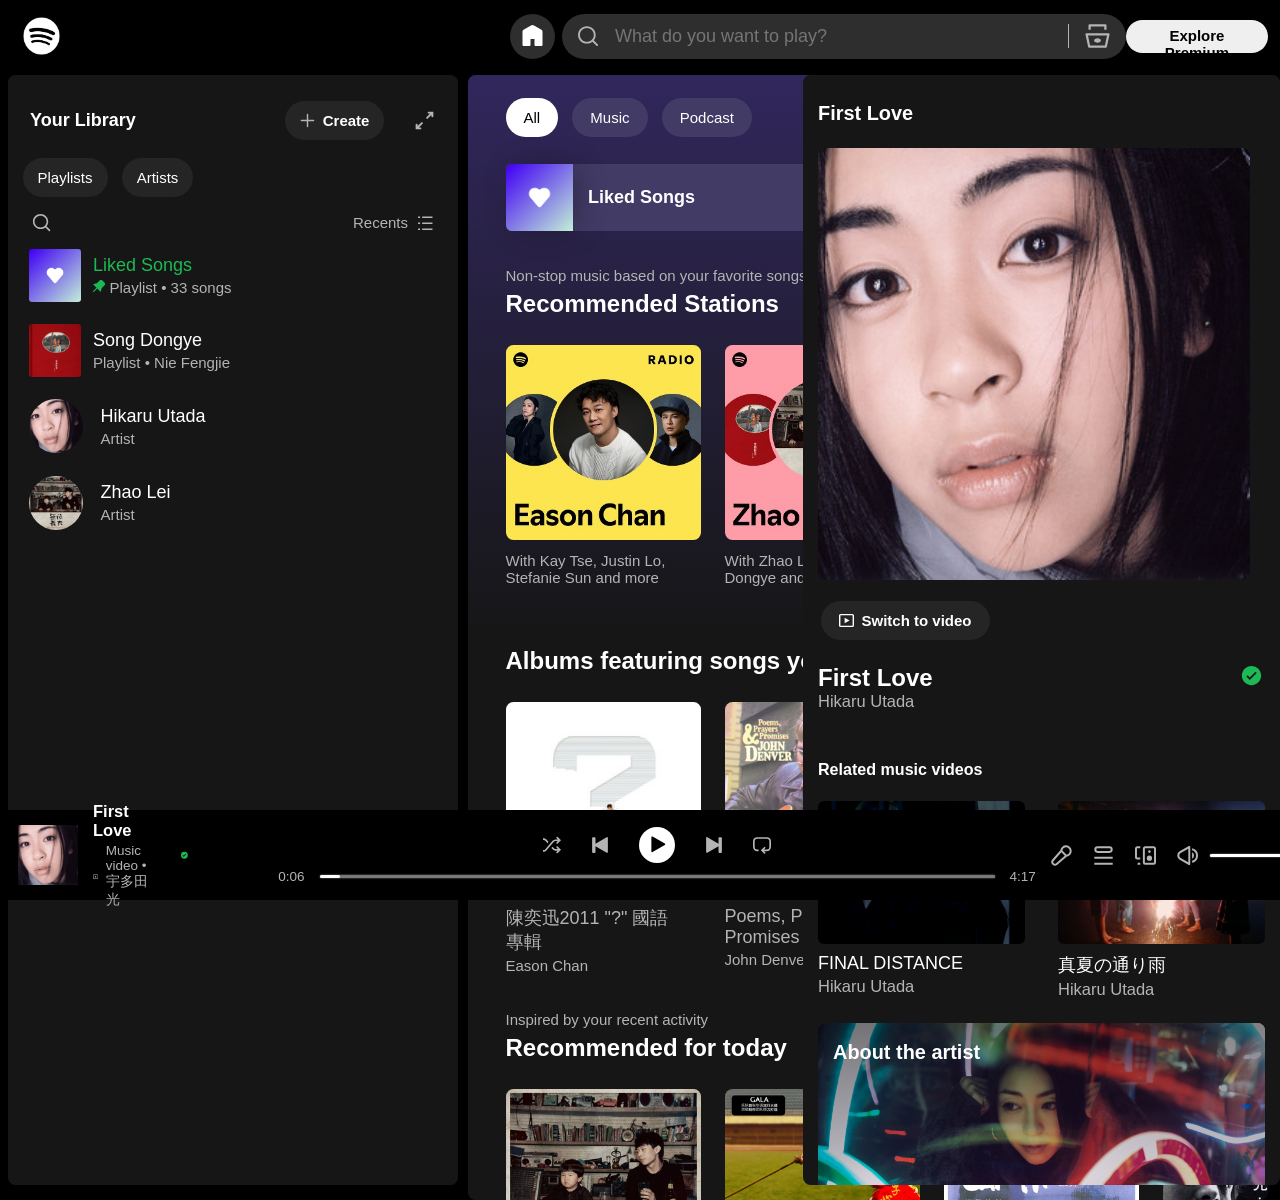
<file: homepage.html>
<!DOCTYPE html>
<html>
    <head>
        <title>HomePage</title>
        <link rel="stylesheet" href="general.css">
        <link rel="stylesheet" href="header.css">
        <link rel="stylesheet" href="nav_left.css">
        <link rel="stylesheet" href="main.css">
        <link rel="stylesheet" href="navBottom.css">
        <link rel="stylesheet" href="navRight.css">

    </head>
    <body>
        <header>
            <img class="headerLogo" src="resource/SpotifyLogo.png">
            <div class="headerCenter">
                <button class="header_home">
                    <svg class="headerHome" data-encore-id="icon" role="img" aria-hidden="true" width="24" height="24" viewBox="0 0 24 24">
                        <path fill="white" d="M13.5 1.515a3 3 0 0 0-3 0L3 5.845a2 2 0 0 0-1 1.732V21a1 1 0 0 0 1 1h6a1 1 0 0 0 1-1v-6h4v6a1 1 0 0 0 1 1h6a1 1 0 0 0 1-1V7.577a2 2 0 0 0-1-1.732z"></path>
                    </svg>
                </button>
                <div class="header_searchbar">
                    <svg class="searchButton" data-encore-id="icon" role="img" aria-hidden="true" viewBox="0 0 24 24">
                        <path fill="currentColor" d="M10.533 1.27893C5.35215 1.27893 1.12598 5.41887 1.12598 10.5579C1.12598 15.697 5.35215 19.8369 10.533 19.8369C12.767 19.8369 14.8235 19.0671 16.4402 17.7794L20.7929 22.132C21.1834 22.5226 21.8166 22.5226 22.2071 22.132C22.5976 21.7415 22.5976 21.1083 22.2071 20.7178L17.8634 16.3741C19.1616 14.7849 19.94 12.7634 19.94 10.5579C19.94 5.41887 15.7138 1.27893 10.533 1.27893ZM3.12598 10.5579C3.12598 6.55226 6.42768 3.27893 10.533 3.27893C14.6383 3.27893 17.94 6.55226 17.94 10.5579C17.94 14.5636 14.6383 17.8369 10.533 17.8369C6.42768 17.8369 3.12598 14.5636 3.12598 10.5579Z">
                        </path>
                    </svg>
                    <input class="header_searchbar_search" placeholder="What do you want to play?">
                    <svg class="searchBrowser" fill="currentColor" data-encore-id="icon" role="img" aria-hidden="true" viewBox="0 0 24 24">
                        <path d="M15 15.5c0 1.105-1.343 2-3 2s-3-.895-3-2 1.343-2 3-2 3 .895 3 2"></path><path d="M1.513 9.37A1 1 0 0 1 2.291 9h19.418a1 1 0 0 1 .979 1.208l-2.339 11a1 1 0 0 1-.978.792H4.63a1 1 0 0 1-.978-.792l-2.339-11a1 1 0 0 1 .201-.837zM3.525 11l1.913 9h13.123l1.913-9zM4 2a1 1 0 0 1 1-1h14a1 1 0 0 1 1 1v4h-2V3H6v3H4z"></path>
                    </svg>
                </div>
            </div>
            <div class="headerRight">
                <button class="headerRightB1">Explore Premium</button>
                <button class="headerRightB2">
                    <svg class="headerRightDownload" fill="rgb(180, 180, 180)" data-encore-id="icon" role="img" aria-hidden="true" viewBox="0 0 16 16" style="--encore-icon-height: var(--encore-graphic-size-decorative-smaller); --encore-icon-width: var(--encore-graphic-size-decorative-smaller);"><path d="M4.995 8.745a.75.75 0 0 1 1.06 0L7.25 9.939V4a.75.75 0 0 1 1.5 0v5.94l1.195-1.195a.75.75 0 1 1 1.06 1.06L8 12.811l-.528-.528-.005-.005-2.472-2.473a.75.75 0 0 1 0-1.06"></path><path d="M0 8a8 8 0 1 1 16 0A8 8 0 0 1 0 8m8-6.5a6.5 6.5 0 1 0 0 13 6.5 6.5 0 0 0 0-13"></path></svg>
                    <p>Install App</p>
                </button>
                <svg class="notification" fill="currentColor" data-encore-id="icon" role="img" aria-hidden="true" viewBox="0 0 16 16" style="--encore-icon-height: var(--encore-graphic-size-decorative-smaller); --encore-icon-width: var(--encore-graphic-size-decorative-smaller);">
                    <path d="M8 1.5a4 4 0 0 0-4 4v3.27a.75.75 0 0 1-.1.373L2.255 12h11.49L12.1 9.142a.75.75 0 0 1-.1-.374V5.5a4 4 0 0 0-4-4m-5.5 4a5.5 5.5 0 0 1 11 0v3.067l2.193 3.809a.75.75 0 0 1-.65 1.124H10.5a2.5 2.5 0 0 1-5 0H.957a.75.75 0 0 1-.65-1.124L2.5 8.569zm4.5 8a1 1 0 1 0 2 0z"></path>
                </svg>
                <svg class="group" fill="currentColor" data-encore-id="icon" role="img" aria-hidden="true" viewBox="0 0 16 16" style="--encore-icon-height: var(--encore-graphic-size-decorative-smaller); --encore-icon-width: var(--encore-graphic-size-decorative-smaller);">
                    <path d="M3.849 10.034c-.021-.465.026-.93.139-1.381H1.669c.143-.303.375-.556.665-.724l.922-.532a1.63 1.63 0 0 0 .436-2.458 1.8 1.8 0 0 1-.474-1.081q-.014-.287.057-.563a1.12 1.12 0 0 1 .627-.7 1.2 1.2 0 0 1 .944 0q.225.1.392.281c.108.12.188.263.237.417q.074.276.057.561a1.8 1.8 0 0 1-.475 1.084 1.6 1.6 0 0 0-.124 1.9c.36-.388.792-.702 1.272-.927v-.015c.48-.546.768-1.233.821-1.958a3.2 3.2 0 0 0-.135-1.132 2.657 2.657 0 0 0-5.04 0c-.111.367-.157.75-.135 1.133.053.724.341 1.41.821 1.955A.13.13 0 0 1 2.565 6a.13.13 0 0 1-.063.091l-.922.532A3.2 3.2 0 0 0-.004 9.396v.75h3.866c.001-.033-.01-.071-.013-.112m10.568-3.4-.922-.532a.13.13 0 0 1-.064-.091.12.12 0 0 1 .028-.1c.48-.546.768-1.233.821-1.958a3.3 3.3 0 0 0-.135-1.135A2.64 2.64 0 0 0 12.7 1.233a2.67 2.67 0 0 0-3.042.64 2.65 2.65 0 0 0-.554.948c-.11.367-.156.75-.134 1.133.053.724.341 1.41.821 1.955.005.006 0 .011 0 .018.48.225.911.54 1.272.927a1.6 1.6 0 0 0-.125-1.907 1.8 1.8 0 0 1-.474-1.081q-.015-.287.057-.563a1.12 1.12 0 0 1 .627-.7 1.2 1.2 0 0 1 .944 0q.225.1.392.281.162.182.236.413c.05.184.07.375.058.565a1.8 1.8 0 0 1-.475 1.084 1.633 1.633 0 0 0 .438 2.456l.922.532c.29.169.52.421.664.724h-2.319c.113.452.16.918.139 1.383 0 .04-.013.078-.017.117h3.866v-.75a3.2 3.2 0 0 0-1.58-2.778v.004zm-3.625 6-.922-.532a.13.13 0 0 1-.061-.144.1.1 0 0 1 .025-.047 3.33 3.33 0 0 0 .821-1.958 3.2 3.2 0 0 0-.135-1.132 2.657 2.657 0 0 0-5.041 0c-.11.367-.156.75-.134 1.133.053.724.341 1.41.821 1.955a.13.13 0 0 1 .028.106.13.13 0 0 1-.063.091l-.922.532a3.2 3.2 0 0 0-1.584 2.773v.75h8.75v-.75a3.2 3.2 0 0 0-1.583-2.781zm-5.5 2.023c.143-.303.375-.556.665-.724l.922-.532a1.63 1.63 0 0 0 .436-2.458 1.8 1.8 0 0 1-.474-1.081q-.015-.287.057-.563a1.12 1.12 0 0 1 .627-.7 1.2 1.2 0 0 1 .944 0q.225.1.392.281c.108.12.188.263.237.417q.073.276.057.561a1.8 1.8 0 0 1-.475 1.084 1.632 1.632 0 0 0 .438 2.456l.922.532c.29.169.52.421.664.724z"></path>
                </svg>
                <button class="userInfo">
                    <p>N</p>
                </button>
            </div>
        </header>

        <nav class="navLeft">
            <div class="navLeftTittle">
                <p>Your Library</p>
                <button>
                    <svg class="navLeftTittlePlus" data-encore-id="icon" role="img" aria-hidden="true" viewBox="0 0 16 16" style="--encore-icon-height: var(--encore-graphic-size-decorative-smaller); --encore-icon-width: var(--encore-graphic-size-decorative-smaller);">
                        <path fill="currentColor" d="M15.25 8a.75.75 0 0 1-.75.75H8.75v5.75a.75.75 0 0 1-1.5 0V8.75H1.5a.75.75 0 0 1 0-1.5h5.75V1.5a.75.75 0 0 1 1.5 0v5.75h5.75a.75.75 0 0 1 .75.75"></path>
                    </svg>
                    Create
                </button>
                <svg class="navLeftTittleZoom" fill="currentColor" data-encore-id="icon" role="img" aria-hidden="true" viewBox="0 0 16 16" style="--encore-icon-height: var(--encore-graphic-size-decorative-smaller); --encore-icon-width: var(--encore-graphic-size-decorative-smaller);">
                    <path d="M6.53 9.47a.75.75 0 0 1 0 1.06l-2.72 2.72h1.018a.75.75 0 0 1 0 1.5H1.25v-3.579a.75.75 0 0 1 1.5 0v1.018l2.72-2.72a.75.75 0 0 1 1.06 0zm2.94-2.94a.75.75 0 0 1 0-1.06l2.72-2.72h-1.018a.75.75 0 1 1 0-1.5h3.578v3.579a.75.75 0 0 1-1.5 0V3.81l-2.72 2.72a.75.75 0 0 1-1.06 0"></path>
                </svg>
            </div>

            <div class="navLeftCategory">
                <button>Playlists</button>
                <button>Artists</button>
            </div>

            <div class="navLeftSearch">
                <button class="navLeftSearchSearchButton">
                    <svg class="navLeftSearchSearchIcon" data-encore-id="icon" role="img" aria-hidden="true" viewBox="0 0 24 24">
                        <path fill="currentColor" d="M10.533 1.27893C5.35215 1.27893 1.12598 5.41887 1.12598 10.5579C1.12598 15.697 5.35215 19.8369 10.533 19.8369C12.767 19.8369 14.8235 19.0671 16.4402 17.7794L20.7929 22.132C21.1834 22.5226 21.8166 22.5226 22.2071 22.132C22.5976 21.7415 22.5976 21.1083 22.2071 20.7178L17.8634 16.3741C19.1616 14.7849 19.94 12.7634 19.94 10.5579C19.94 5.41887 15.7138 1.27893 10.533 1.27893ZM3.12598 10.5579C3.12598 6.55226 6.42768 3.27893 10.533 3.27893C14.6383 3.27893 17.94 6.55226 17.94 10.5579C17.94 14.5636 14.6383 17.8369 10.533 17.8369C6.42768 17.8369 3.12598 14.5636 3.12598 10.5579Z">
                        </path>
                    </svg>
                </button>
                <button class="navLeftSearchSortButton">
                    Recents
                    <svg class="navLeftSearchSortIcon" data-encore-id="icon" role="img" aria-hidden="true" viewBox="0 0 16 16" style="--encore-icon-height: var(--encore-graphic-size-decorative-smaller); --encore-icon-width: var(--encore-graphic-size-decorative-smaller);">
                        <path fill="currentColor" d="M15 14.5H5V13h10zm0-5.75H5v-1.5h10zM15 3H5V1.5h10zM3 3H1V1.5h2zm0 11.5H1V13h2zm0-5.75H1v-1.5h2z"></path>
                    </svg>
                </button>
            </div>

            <div class="navLeftPlaylists">
                <button class="navLeftPlaylistsLiked">
                    <img src="resource/liked-songs.jpg">
                    <div class="navLeftPlay">
                        <svg class="navLeftPlayIcon" fill="currentColor" data-encore-id="icon" role="img" aria-hidden="true" viewBox="0 0 24 24" style="--encore-icon-height: var(--encore-graphic-size-decorative-base); --encore-icon-width: var(--encore-graphic-size-decorative-base);">
                            <path d="m7.05 3.606 13.49 7.788a.7.7 0 0 1 0 1.212L7.05 20.394A.7.7 0 0 1 6 19.788V4.212a.7.7 0 0 1 1.05-.606"></path>
                        </svg>
                    </div>
                    <div class="navLeftPlaylistsLikedInfo">
                        <p style="color: #1db954;">Liked Songs</p>
                        <div class="navLeftPlaylistsLikedSubInfo">
                            <svg class="navLeftPlaylistsLikedInfoStick" data-encore-id="icon" role="img" aria-hidden="false" viewBox="0 0 16 16" style="--encore-icon-fill: var(--text-bright-accent); --encore-icon-height: var(--encore-graphic-size-informative-smaller-2); --encore-icon-width: var(--encore-graphic-size-informative-smaller-2);">
                                <path fill="#1db954" d="M8.822.797a2.72 2.72 0 0 1 3.847 0l2.534 2.533a2.72 2.72 0 0 1 0 3.848l-3.678 3.678-1.337 4.988-4.486-4.486L1.28 15.78a.75.75 0 0 1-1.06-1.06l4.422-4.422L.156 5.812l4.987-1.337z"></path>
                            </svg>
                            <p style="margin-left: 3px;">Playlist &bull; 33 songs</p>
                        </div>
                    </div>
                </button>

                <button class="navLeftPlaylistsLiked">
                    <img src="resource/song.jpg">
                    <div class="navLeftPlay">
                        <svg class="navLeftPlayIcon" fill="currentColor" data-encore-id="icon" role="img" aria-hidden="true" viewBox="0 0 24 24" style="--encore-icon-height: var(--encore-graphic-size-decorative-base); --encore-icon-width: var(--encore-graphic-size-decorative-base);">
                            <path d="m7.05 3.606 13.49 7.788a.7.7 0 0 1 0 1.212L7.05 20.394A.7.7 0 0 1 6 19.788V4.212a.7.7 0 0 1 1.05-.606"></path>
                        </svg>
                    </div>
                    <div class="navLeftPlaylistsLikedInfo">
                        <p>Song Dongye</p>
                        <div class="navLeftPlaylistsLikedSubInfo">
                            <p>Playlist &bull; Nie Fengjie</p>
                        </div>
                    </div>
                </button>

                <button class="navLeftPlaylistsArtist">
                    <img src="resource/hikaruutada.jpg">
                    <div class="navLeftPlay">
                        <svg class="navLeftPlayIcon" fill="currentColor" data-encore-id="icon" role="img" aria-hidden="true" viewBox="0 0 24 24" style="--encore-icon-height: var(--encore-graphic-size-decorative-base); --encore-icon-width: var(--encore-graphic-size-decorative-base);">
                            <path d="m7.05 3.606 13.49 7.788a.7.7 0 0 1 0 1.212L7.05 20.394A.7.7 0 0 1 6 19.788V4.212a.7.7 0 0 1 1.05-.606"></path>
                        </svg>
                    </div>
                    <div class="navLeftPlaylistsArtistInfo">
                        <p>Hikaru Utada</p>
                        <div class="navLeftPlaylistsArtistSubInfo">
                            <p>Artist</p>
                        </div>
                    </div>
                </button>

                <button class="navLeftPlaylistsArtist">
                    <img src="resource/zhao.jpg">
                    <div class="navLeftPlay">
                        <svg class="navLeftPlayIcon" fill="currentColor" data-encore-id="icon" role="img" aria-hidden="true" viewBox="0 0 24 24" style="--encore-icon-height: var(--encore-graphic-size-decorative-base); --encore-icon-width: var(--encore-graphic-size-decorative-base);">
                            <path d="m7.05 3.606 13.49 7.788a.7.7 0 0 1 0 1.212L7.05 20.394A.7.7 0 0 1 6 19.788V4.212a.7.7 0 0 1 1.05-.606"></path>
                        </svg>
                    </div>
                    <div class="navLeftPlaylistsArtistInfo">
                        <p>Zhao Lei</p>
                        <div class="navLeftPlaylistsArtistSubInfo">
                            <p>Artist</p>
                        </div>
                    </div>
                </button>


            </div>
        </nav>

        <main>
            <div class="mainTopButton">
                <button style="background-color: white; color: black;">All</button>
                <button>Music</button>
                <button>Podcast</button>
            </div>

            <div class="mainTopList">
                <div class="mainTopListItem">
                    <img src="resource/liked-songs.jpg">
                    <div class="mainTopListInfo">
                        <p>Liked Songs</p>
                    </div>
                    <button class="mainTopListPlayIcon">
                        <svg fill="currentColor" viewBox="0 0 24 24" width="20" height="20">
                            <path d="m7.05 3.606 13.49 7.788a.7.7 0 0 1 0 1.212L7.05 20.394A.7.7 0 0 1 6 19.788V4.212a.7.7 0 0 1 1.05-.606"></path>
                        </svg>
                    </button>
                </div>

                <div class="mainTopListItem">
                    <img src="resource/xin.jpg">
                    <div class="mainTopListInfo">
                        <p>信樂團</p>
                    </div>
                    <button class="mainTopListPlayIcon">
                        <svg fill="currentColor" viewBox="0 0 24 24" width="20" height="20">
                            <path d="m7.05 3.606 13.49 7.788a.7.7 0 0 1 0 1.212L7.05 20.394A.7.7 0 0 1 6 19.788V4.212a.7.7 0 0 1 1.05-.606"></path>
                        </svg>
                    </button>
                </div>
            </div>

            <div class="mainCenterList">
                <div class="mainCenterListSubTitle">
                    Non-stop music based on your favorite songs and aritists
                </div>
                <div class="mainCenterListTitle">
                    <p class="mainCenterListTitleLeft">Recommended Stations</p>
                    <p class="mainCenterListTitleRight">Show all</p>
                </div>
                <div class="mainCenterListInfoList">
                    <div class="mainCenterListInfo">
                        <button class="mainCenterListInfoIcon">
                            <svg fill="currentColor" viewBox="0 0 24 24" width="20" height="20">
                                <path d="m7.05 3.606 13.49 7.788a.7.7 0 0 1 0 1.212L7.05 20.394A.7.7 0 0 1 6 19.788V4.212a.7.7 0 0 1 1.05-.606"></path>
                            </svg>
                        </button>
                        <img class="mainCenterListInfoImg" src="resource/1.jpg">
                        <p class="mainCenterListInfoSubTitle">With Kay Tse, Justin Lo, Stefanie Sun and more</p>
                    </div>

                    <div class="mainCenterListInfo">
                        <button class="mainCenterListInfoIcon">
                            <svg fill="currentColor" viewBox="0 0 24 24" width="20" height="20">
                                <path d="m7.05 3.606 13.49 7.788a.7.7 0 0 1 0 1.212L7.05 20.394A.7.7 0 0 1 6 19.788V4.212a.7.7 0 0 1 1.05-.606"></path>
                            </svg>
                        </button>
                        <img class="mainCenterListInfoImg" src="resource/2.jpg">
                        <p class="mainCenterListInfoSubTitle">With Zhao Lei, Song Dongye and more</p>
                    </div>

                    <div class="mainCenterListInfo">
                        <button class="mainCenterListInfoIcon">
                            <svg fill="currentColor" viewBox="0 0 24 24" width="20" height="20">
                                <path d="m7.05 3.606 13.49 7.788a.7.7 0 0 1 0 1.212L7.05 20.394A.7.7 0 0 1 6 19.788V4.212a.7.7 0 0 1 1.05-.606"></path>
                            </svg>
                        </button>
                        <img class="mainCenterListInfoImg" src="resource/3.jpg">
                        <p class="mainCenterListInfoSubTitle">With mammySino, Tia Blake, Nancy-Bleu and more</p>
                    </div>

                    <div class="mainCenterListInfo">
                        <button class="mainCenterListInfoIcon">
                            <svg fill="currentColor" viewBox="0 0 24 24" width="20" height="20">
                                <path d="m7.05 3.606 13.49 7.788a.7.7 0 0 1 0 1.212L7.05 20.394A.7.7 0 0 1 6 19.788V4.212a.7.7 0 0 1 1.05-.606"></path>
                            </svg>
                        </button>
                        <img class="mainCenterListInfoImg" src="resource/4.jpg">
                        <p class="mainCenterListInfoSubTitle">With Chen Hongyu, Er Bai and more</p>
                    </div>

                    <div class="mainCenterListInfo">
                        <button class="mainCenterListInfoIcon">
                            <svg fill="currentColor" viewBox="0 0 24 24" width="20" height="20">
                                <path d="m7.05 3.606 13.49 7.788a.7.7 0 0 1 0 1.212L7.05 20.394A.7.7 0 0 1 6 19.788V4.212a.7.7 0 0 1 1.05-.606"></path>
                            </svg>
                        </button>
                        <img class="mainCenterListInfoImg" src="resource/5.jpg">
                        <p class="mainCenterListInfoSubTitle">With Eason Chan, Stefanie Sun, Fish Leong and more</p>
                    </div>
                </div>
            </div>

            <div class="mainCenterList">
                <!--<div class="mainCenterListSubTitle">
                    Non-stop music based on your favorite songs and aritists
                </div>-->
                <div class="mainCenterListTitle">
                    <p class="mainCenterListTitleLeft">Albums featuring songs you like</p>
                    <p class="mainCenterListTitleRight">Show all</p>
                </div>
                <div class="mainCenterListInfoList">
                    <div class="mainCenterListInfo">
                        <button class="mainCenterListInfoIcon">
                            <svg fill="currentColor" viewBox="0 0 24 24" width="20" height="20">
                                <path d="m7.05 3.606 13.49 7.788a.7.7 0 0 1 0 1.212L7.05 20.394A.7.7 0 0 1 6 19.788V4.212a.7.7 0 0 1 1.05-.606"></path>
                            </svg>
                        </button>
                        <img class="mainCenterListInfoImg" src="resource/11.jpg">
                        <p class="mainCenterListInfoTitle">陳奕迅2011 &quot;?&quot; 國語專輯</p>
                        <p class="mainCenterListInfoSubTitle">Eason Chan</p>
                    </div>

                    <div class="mainCenterListInfo">
                        <button class="mainCenterListInfoIcon">
                            <svg fill="currentColor" viewBox="0 0 24 24" width="20" height="20">
                                <path d="m7.05 3.606 13.49 7.788a.7.7 0 0 1 0 1.212L7.05 20.394A.7.7 0 0 1 6 19.788V4.212a.7.7 0 0 1 1.05-.606"></path>
                            </svg>
                        </button>
                        <img class="mainCenterListInfoImg" src="resource/12.jpg">
                        <p class="mainCenterListInfoTitle">Poems, Prayers and Promises</p>
                        <p class="mainCenterListInfoSubTitle">John Denver</p>
                    </div>

                    <div class="mainCenterListInfo">
                        <button class="mainCenterListInfoIcon">
                            <svg fill="currentColor" viewBox="0 0 24 24" width="20" height="20">
                                <path d="m7.05 3.606 13.49 7.788a.7.7 0 0 1 0 1.212L7.05 20.394A.7.7 0 0 1 6 19.788V4.212a.7.7 0 0 1 1.05-.606"></path>
                            </svg>
                        </button>
                        <img class="mainCenterListInfoImg" src="resource/13.jpg">
                        <p class="mainCenterListInfoTitle">The Marshall Mathers LP</p>
                        <p class="mainCenterListInfoSubTitle">Eminem</p>
                    </div>

                    <div class="mainCenterListInfo">
                        <button class="mainCenterListInfoIcon">
                            <svg fill="currentColor" viewBox="0 0 24 24" width="20" height="20">
                                <path d="m7.05 3.606 13.49 7.788a.7.7 0 0 1 0 1.212L7.05 20.394A.7.7 0 0 1 6 19.788V4.212a.7.7 0 0 1 1.05-.606"></path>
                            </svg>
                        </button>
                        <img class="mainCenterListInfoImg" src="resource/14.jpg">
                        <p class="mainCenterListInfoTitle">首張同名專輯</p>
                        <p class="mainCenterListInfoSubTitle">信樂團</p>
                    </div>

                    <div class="mainCenterListInfo">
                        <button class="mainCenterListInfoIcon">
                            <svg fill="currentColor" viewBox="0 0 24 24" width="20" height="20">
                                <path d="m7.05 3.606 13.49 7.788a.7.7 0 0 1 0 1.212L7.05 20.394A.7.7 0 0 1 6 19.788V4.212a.7.7 0 0 1 1.05-.606"></path>
                            </svg>
                        </button>
                        <img class="mainCenterListInfoImg" src="resource/15.jpg">
                        <p class="mainCenterListInfoTitle">華納廿三週年紀念精選系列 - Beyond</p>
                        <p class="mainCenterListInfoSubTitle">Beyond</p>
                    </div>

                    <div class="mainCenterListInfo">
                        <button class="mainCenterListInfoIcon">
                            <svg fill="currentColor" viewBox="0 0 24 24" width="20" height="20">
                                <path d="m7.05 3.606 13.49 7.788a.7.7 0 0 1 0 1.212L7.05 20.394A.7.7 0 0 1 6 19.788V4.212a.7.7 0 0 1 1.05-.606"></path>
                            </svg>
                        </button>
                        <img class="mainCenterListInfoImg" src="resource/16.jpg">
                        <p class="mainCenterListInfoTitle">安和桥北</p>
                        <p class="mainCenterListInfoSubTitle">宋冬野</p>
                    </div>

                    <div class="mainCenterListInfo">
                        <button class="mainCenterListInfoIcon">
                            <svg fill="currentColor" viewBox="0 0 24 24" width="20" height="20">
                                <path d="m7.05 3.606 13.49 7.788a.7.7 0 0 1 0 1.212L7.05 20.394A.7.7 0 0 1 6 19.788V4.212a.7.7 0 0 1 1.05-.606"></path>
                            </svg>
                        </button>
                        <img class="mainCenterListInfoImg" src="resource/17.jpg">
                        <p class="mainCenterListInfoTitle">似水流年</p>
                        <p class="mainCenterListInfoSubTitle">Li Jian</p>
                    </div>
                </div>
            </div>

            <div class="mainCenterList">
                <div class="mainCenterListSubTitle">
                    Inspired by your recent activity
                </div>
                <div class="mainCenterListTitle">
                    <p class="mainCenterListTitleLeft">Recommended for today</p>
                    <p class="mainCenterListTitleRight">Show all</p>
                </div>
                <div class="mainCenterListInfoList">
                    <div class="mainCenterListInfo">
                        <button class="mainCenterListInfoIcon">
                            <svg fill="currentColor" viewBox="0 0 24 24" width="20" height="20">
                                <path d="m7.05 3.606 13.49 7.788a.7.7 0 0 1 0 1.212L7.05 20.394A.7.7 0 0 1 6 19.788V4.212a.7.7 0 0 1 1.05-.606"></path>
                            </svg>
                        </button>
                        <img class="mainCenterListInfoImg" src="resource/21.jpg">
                        <p class="mainCenterListInfoTitle">無法長大</p>
                        <p class="mainCenterListInfoSubTitle">Zhao Lei</p>
                    </div>

                    <div class="mainCenterListInfo">
                        <button class="mainCenterListInfoIcon">
                            <svg fill="currentColor" viewBox="0 0 24 24" width="20" height="20">
                                <path d="m7.05 3.606 13.49 7.788a.7.7 0 0 1 0 1.212L7.05 20.394A.7.7 0 0 1 6 19.788V4.212a.7.7 0 0 1 1.05-.606"></path>
                            </svg>
                        </button>
                        <img class="mainCenterListInfoImg" src="resource/22.jpg">
                        <p class="mainCenterListInfoTitle">追梦痴子心</p>
                        <p class="mainCenterListInfoSubTitle">GALA</p>
                    </div>

                    <div class="mainCenterListInfo">
                        <button class="mainCenterListInfoIcon">
                            <svg fill="currentColor" viewBox="0 0 24 24" width="20" height="20">
                                <path d="m7.05 3.606 13.49 7.788a.7.7 0 0 1 0 1.212L7.05 20.394A.7.7 0 0 1 6 19.788V4.212a.7.7 0 0 1 1.05-.606"></path>
                            </svg>
                        </button>
                        <img class="mainCenterListInfoImg" src="resource/23.jpg">
                        <p class="mainCenterListInfoTitle">世界</p>
                        <p class="mainCenterListInfoSubTitle">Escape Plan</p>
                    </div>

                    <div class="mainCenterListInfo">
                        <button class="mainCenterListInfoIcon">
                            <svg fill="currentColor" viewBox="0 0 24 24" width="20" height="20">
                                <path d="m7.05 3.606 13.49 7.788a.7.7 0 0 1 0 1.212L7.05 20.394A.7.7 0 0 1 6 19.788V4.212a.7.7 0 0 1 1.05-.606"></path>
                            </svg>
                        </button>
                        <img class="mainCenterListInfoImg" src="resource/24.jpg">
                        <p class="mainCenterListInfoTitle">时光, 漫步</p>
                        <p class="mainCenterListInfoSubTitle">Xu Wei</p>
                    </div>

                    <div class="mainCenterListInfo">
                        <button class="mainCenterListInfoIcon">
                            <svg fill="currentColor" viewBox="0 0 24 24" width="20" height="20">
                                <path d="m7.05 3.606 13.49 7.788a.7.7 0 0 1 0 1.212L7.05 20.394A.7.7 0 0 1 6 19.788V4.212a.7.7 0 0 1 1.05-.606"></path>
                            </svg>
                        </button>
                        <img class="mainCenterListInfoImg" src="resource/25.jpg">
                        <p class="mainCenterListInfoTitle">北京的冬天</p>
                        <p class="mainCenterListInfoSubTitle">Lao Lang</p>
                    </div>

                    <div class="mainCenterListInfo">
                        <button class="mainCenterListInfoIcon">
                            <svg fill="currentColor" viewBox="0 0 24 24" width="20" height="20">
                                <path d="m7.05 3.606 13.49 7.788a.7.7 0 0 1 0 1.212L7.05 20.394A.7.7 0 0 1 6 19.788V4.212a.7.7 0 0 1 1.05-.606"></path>
                            </svg>
                        </button>
                        <img class="mainCenterListInfoImg" src="resource/26.jpg">
                        <p class="mainCenterListInfoTitle">父亲</p>
                        <p class="mainCenterListInfoSubTitle">筷子兄弟</p>
                    </div>

                    <div class="mainCenterListInfo">
                        <button class="mainCenterListInfoIcon">
                            <svg fill="currentColor" viewBox="0 0 24 24" width="20" height="20">
                                <path d="m7.05 3.606 13.49 7.788a.7.7 0 0 1 0 1.212L7.05 20.394A.7.7 0 0 1 6 19.788V4.212a.7.7 0 0 1 1.05-.606"></path>
                            </svg>
                        </button>
                        <img class="mainCenterListInfoImg" src="resource/27.jpg">
                        <p class="mainCenterListInfoTitle">生如夏花</p>
                        <p class="mainCenterListInfoSubTitle">Pu Shu</p>
                    </div>
                </div>
            </div>
        </main>

        <nav class="navBottom">
            <div class="navBottomLeft">
                <img src="resource/hikaruutada.jpg">
                <div class="navBottomSong">
                    <p>First Love</p>
                    <div class="navBottomSongDetail">
                        <svg class="navBottomSongDetailVideoIcon" data-encore-id="icon" role="img" aria-hidden="true" viewBox="0 0 16 16" style="--encore-icon-height: var(--encore-graphic-size-decorative-smaller-2); --encore-icon-width: var(--encore-graphic-size-decorative-smaller-2);">
                            <path fill="currentColor" d="M1.75 2.5a.25.25 0 0 0-.25.25v10.5c0 .138.112.25.25.25h12.5a.25.25 0 0 0 .25-.25V2.75a.25.25 0 0 0-.25-.25zM0 2.75C0 1.784.784 1 1.75 1h12.5c.967 0 1.75.784 1.75 1.75v10.5A1.75 1.75 0 0 1 14.25 15H1.75A1.75 1.75 0 0 1 0 13.25z"></path>
                            <path fill="currentColor" d="m6 5 5.196 3L6 11z"></path>
                        </svg>
                        <p>Music video &bull; 宇多田光</p>
                    </div>
                </div>
                <svg class="navBottomSongLikeIcon" data-encore-id="icon" role="img" aria-hidden="true" viewBox="0 0 16 16" style="--encore-icon-fill: var(--text-bright-accent); --encore-icon-height: var(--encore-graphic-size-decorative-smaller); --encore-icon-width: var(--encore-graphic-size-decorative-smaller);">
                    <path fill="currentColor" d="M0 8a8 8 0 1 1 16 0A8 8 0 0 1 0 8m11.748-1.97a.75.75 0 0 0-1.06-1.06l-4.47 4.47-1.405-1.406a.75.75 0 1 0-1.061 1.06l2.466 2.467 5.53-5.53z"></path>
                </svg>
            </div>
            <div class="navBottomCenter">
                <div class="navBottomCenterTop">
                    <svg class="navBottomCenterTopSideIcon" data-encore-id="icon" role="img" aria-hidden="true" viewBox="0 0 16 16" style="--encore-icon-height: var(--encore-graphic-size-decorative-smaller); --encore-icon-width: var(--encore-graphic-size-decorative-smaller);">
                        <path fill="currentColor" d="M13.151.922a.75.75 0 1 0-1.06 1.06L13.109 3H11.16a3.75 3.75 0 0 0-2.873 1.34l-6.173 7.356A2.25 2.25 0 0 1 .39 12.5H0V14h.391a3.75 3.75 0 0 0 2.873-1.34l6.173-7.356a2.25 2.25 0 0 1 1.724-.804h1.947l-1.017 1.018a.75.75 0 0 0 1.06 1.06L15.98 3.75zM.391 3.5H0V2h.391c1.109 0 2.16.49 2.873 1.34L4.89 5.277l-.979 1.167-1.796-2.14A2.25 2.25 0 0 0 .39 3.5z"></path>
                        <path fill="currentColor" d="m7.5 10.723.98-1.167.957 1.14a2.25 2.25 0 0 0 1.724.804h1.947l-1.017-1.018a.75.75 0 1 1 1.06-1.06l2.829 2.828-2.829 2.828a.75.75 0 1 1-1.06-1.06L13.109 13H11.16a3.75 3.75 0 0 1-2.873-1.34l-.787-.938z"></path>
                    </svg>
                    <svg class="navBottomCenterTopSideIcon" data-encore-id="icon" role="img" aria-hidden="true" viewBox="0 0 16 16" style="--encore-icon-height: var(--encore-graphic-size-decorative-smaller); --encore-icon-width: var(--encore-graphic-size-decorative-smaller);">
                        <path fill="currentColor" d="M3.3 1a.7.7 0 0 1 .7.7v5.15l9.95-5.744a.7.7 0 0 1 1.05.606v12.575a.7.7 0 0 1-1.05.607L4 9.149V14.3a.7.7 0 0 1-.7.7H1.7a.7.7 0 0 1-.7-.7V1.7a.7.7 0 0 1 .7-.7z"></path>
                    </svg>

                    <button class="navBottomCenterTopMidButton">
                        <svg class="navBottomCenterTopMidIcon" data-encore-id="icon" role="img" aria-hidden="true" viewBox="0 0 16 16" style="--encore-icon-height: var(--encore-graphic-size-decorative-smaller); --encore-icon-width: var(--encore-graphic-size-decorative-smaller);">
                            <path fill="currentColor" d="M3 1.713a.7.7 0 0 1 1.05-.607l10.89 6.288a.7.7 0 0 1 0 1.212L4.05 14.894A.7.7 0 0 1 3 14.288z"></path>
                        </svg>
                    </button>

                    <svg class="navBottomCenterTopSideIcon" data-encore-id="icon" role="img" aria-hidden="true" viewBox="0 0 16 16" style="--encore-icon-height: var(--encore-graphic-size-decorative-smaller); --encore-icon-width: var(--encore-graphic-size-decorative-smaller);">
                        <path fill="currentColor" d="M12.7 1a.7.7 0 0 0-.7.7v5.15L2.05 1.107A.7.7 0 0 0 1 1.712v12.575a.7.7 0 0 0 1.05.607L12 9.149V14.3a.7.7 0 0 0 .7.7h1.6a.7.7 0 0 0 .7-.7V1.7a.7.7 0 0 0-.7-.7z"></path>
                    </svg>
                    <svg class="navBottomCenterTopSideIcon" data-encore-id="icon" role="img" aria-hidden="true" viewBox="0 0 16 16" style="--encore-icon-height: var(--encore-graphic-size-decorative-smaller); --encore-icon-width: var(--encore-graphic-size-decorative-smaller);">
                        <path fill="currentColor" d="M0 4.75A3.75 3.75 0 0 1 3.75 1h8.5A3.75 3.75 0 0 1 16 4.75v5a3.75 3.75 0 0 1-3.75 3.75H9.81l1.018 1.018a.75.75 0 1 1-1.06 1.06L6.939 12.75l2.829-2.828a.75.75 0 1 1 1.06 1.06L9.811 12h2.439a2.25 2.25 0 0 0 2.25-2.25v-5a2.25 2.25 0 0 0-2.25-2.25h-8.5A2.25 2.25 0 0 0 1.5 4.75v5A2.25 2.25 0 0 0 3.75 12H5v1.5H3.75A3.75 3.75 0 0 1 0 9.75z"></path>
                    </svg>
                </div>
                <div class="navBottomCenterBottom">
                    <p>0:06</p>
                    <div class="progress-container">
                        <div class="progress-bar"></div>
                    </div>
                    <p>4:17</p>
                </div>
            </div>
            <div class="navBottomRight">
                <svg class="navBottomRightIcon" data-encore-id="icon" role="img" aria-hidden="true" viewBox="0 0 16 16" style="--encore-icon-height: var(--encore-graphic-size-decorative-smaller); --encore-icon-width: var(--encore-graphic-size-decorative-smaller);">
                    <path fill="currentColor" d="M13.426 2.574a2.831 2.831 0 0 0-4.797 1.55l3.247 3.247a2.831 2.831 0 0 0 1.55-4.797M10.5 8.118l-2.619-2.62L4.74 9.075 2.065 12.12a1.287 1.287 0 0 0 1.816 1.816l3.06-2.688 3.56-3.129zM7.12 4.094a4.331 4.331 0 1 1 4.786 4.786l-3.974 3.493-3.06 2.689a2.787 2.787 0 0 1-3.933-3.933l2.676-3.045z"></path>
                </svg>
                <svg class="navBottomRightIcon" data-encore-id="icon" role="img" aria-hidden="true" viewBox="0 0 16 16" style="--encore-icon-height: var(--encore-graphic-size-decorative-smaller); --encore-icon-width: var(--encore-graphic-size-decorative-smaller);">
                    <path fill="currentColor" d="M15 15H1v-1.5h14zm0-4.5H1V9h14zm-14-7A2.5 2.5 0 0 1 3.5 1h9a2.5 2.5 0 0 1 0 5h-9A2.5 2.5 0 0 1 1 3.5m2.5-1a1 1 0 0 0 0 2h9a1 1 0 1 0 0-2z"></path>
                </svg>
                <svg class="navBottomRightIcon" data-encore-id="icon" role="img" aria-hidden="true" viewBox="0 0 16 16" style="--encore-icon-height: var(--encore-graphic-size-decorative-smaller); --encore-icon-width: var(--encore-graphic-size-decorative-smaller);">
                    <path fill="currentColor" d="M6 2.75C6 1.784 6.784 1 7.75 1h6.5c.966 0 1.75.784 1.75 1.75v10.5A1.75 1.75 0 0 1 14.25 15h-6.5A1.75 1.75 0 0 1 6 13.25zm1.75-.25a.25.25 0 0 0-.25.25v10.5c0 .138.112.25.25.25h6.5a.25.25 0 0 0 .25-.25V2.75a.25.25 0 0 0-.25-.25zm-6 0a.25.25 0 0 0-.25.25v6.5c0 .138.112.25.25.25H4V11H1.75A1.75 1.75 0 0 1 0 9.25v-6.5C0 1.784.784 1 1.75 1H4v1.5zM4 15H2v-1.5h2z"></path>
                    <path fill="currentColor" d="M13 10a2 2 0 1 1-4 0 2 2 0 0 1 4 0m-1-5a1 1 0 1 1-2 0 1 1 0 0 1 2 0"></path>
                </svg>
                <svg class="navBottomRightIcon" data-encore-id="icon" role="presentation" aria-label="Volume high" aria-hidden="false" id="volume-icon" viewBox="0 0 16 16" style="--encore-icon-height: var(--encore-graphic-size-informative-smaller); --encore-icon-width: var(--encore-graphic-size-informative-smaller);">
                    <path fill="currentColor" d="M9.741.85a.75.75 0 0 1 .375.65v13a.75.75 0 0 1-1.125.65l-6.925-4a3.64 3.64 0 0 1-1.33-4.967 3.64 3.64 0 0 1 1.33-1.332l6.925-4a.75.75 0 0 1 .75 0zm-6.924 5.3a2.14 2.14 0 0 0 0 3.7l5.8 3.35V2.8zm8.683 4.29V5.56a2.75 2.75 0 0 1 0 4.88"></path>
                    <path fill="currentColor" d="M11.5 13.614a5.752 5.752 0 0 0 0-11.228v1.55a4.252 4.252 0 0 1 0 8.127z"></path>
                </svg>

                <div class="progress-container-volume">
                    <div class="progress-bar-volume"></div>
                </div>

                <svg class="navBottomRightIcon" data-encore-id="icon" role="img" aria-hidden="true" viewBox="0 0 16 16" style="--encore-icon-height: var(--encore-graphic-size-decorative-smaller); --encore-icon-width: var(--encore-graphic-size-decorative-smaller);">
                    <path fill="currentColor" d="M16 2.45c0-.8-.65-1.45-1.45-1.45H1.45C.65 1 0 1.65 0 2.45v11.1C0 14.35.65 15 1.45 15h5.557v-1.5H1.5v-11h13V7H16z"></path>
                    <path fill="currentColor" d="M15.25 9.007a.75.75 0 0 1 .75.75v4.493a.75.75 0 0 1-.75.75H9.325a.75.75 0 0 1-.75-.75V9.757a.75.75 0 0 1 .75-.75z"></path>
                </svg>
                <svg class="navBottomRightIcon" viewBox="0 0 16 16" fill="none" xmlns="http://www.w3.org/2000/svg">
                    <path fill="currentColor" fill-rule="evenodd" clip-rule="evenodd" d="M0.25 3C0.25 2.0335 1.0335 1.25 2 1.25H5.375V2.75H2C1.86193 2.75 1.75 2.86193 1.75 3V5.42857H0.25V3ZM14 2.75H10.625V1.25H14C14.9665 1.25 15.75 2.0335 15.75 3V5.42857H14.25V3C14.25 2.86193 14.1381 2.75 14 2.75ZM1.75 10.5714V13C1.75 13.1381 1.86193 13.25 2 13.25H5.375V14.75H2C1.0335 14.75 0.25 13.9665 0.25 13V10.5714H1.75ZM14.25 13V10.5714H15.75V13C15.75 13.9665 14.9665 14.75 14 14.75H10.625V13.25H14C14.1381 13.25 14.25 13.1381 14.25 13Z"></path>
                </svg>
            </div>
        </nav>

        <nav class="navRight">
            <h5 class="navRightTitle">First Love</h5>
            <img src="resource/hikaruutada.jpg">
            <button class="navRightSwitchButton">
                <svg class="navRightSwitchButtonIcon" data-encore-id="icon" role="img" aria-hidden="true" viewBox="0 0 16 16" style="--encore-icon-height: var(--encore-graphic-size-decorative-smaller); --encore-icon-width: var(--encore-graphic-size-decorative-smaller);">
                    <path fill="currentColor" d="M1.75 2.5a.25.25 0 0 0-.25.25v10.5c0 .138.112.25.25.25h12.5a.25.25 0 0 0 .25-.25V2.75a.25.25 0 0 0-.25-.25zM0 2.75C0 1.784.784 1 1.75 1h12.5c.967 0 1.75.784 1.75 1.75v10.5A1.75 1.75 0 0 1 14.25 15H1.75A1.75 1.75 0 0 1 0 13.25z"></path>
                    <path fill="currentColor" d="m6 5 5.196 3L6 11z"></path>
                </svg>
                Switch to video
            </button>

            <div class="navRightSong">
                <div class="navRightSongInfo">
                    <h4>First Love</h4>
                    <p>Hikaru Utada</p>
                </div>
                <svg class="navRightSongIcon" data-encore-id="icon" role="img" aria-hidden="true" viewBox="0 0 24 24" style="--encore-icon-fill: var(--text-bright-accent); --encore-icon-height: var(--encore-graphic-size-decorative-base); --encore-icon-width: var(--encore-graphic-size-decorative-base);">
                    <path fill="currentColor" d="M1 12C1 5.925 5.925 1 12 1s11 4.925 11 11-4.925 11-11 11S1 18.075 1 12m16.398-2.38a1 1 0 0 0-1.414-1.413l-6.011 6.01-1.894-1.893a1 1 0 0 0-1.414 1.414l3.308 3.308z"></path>
                </svg>
            </div>

            <div class="navRightRelat">
                <h6>Related music videos</h6>
                <div class="navRightRelatTop">
                    <div class="navRightRelatTopOne">
                        <img src="resource/31.jpg">
                        <p class="navRightRelatTopOneTitle">FINAL DISTANCE</p>
                        <p class="navRightRelatTopOneSubTitle">Hikaru Utada</p>
                    </div>

                    <div class="navRightRelatTopOne">
                        <img src="resource/32.jpg">
                        <p class="navRightRelatTopOneTitle">真夏の通り雨</p>
                        <p class="navRightRelatTopOneSubTitle">Hikaru Utada</p>
                    </div>
                </div>
                <div class="navRightRelatBottom">
                    <div class="aboutTheArtist">
                        <h5>About the artist</h5>
                    </div>
                    <img src="resource/33.jpg">
                    <h5>Hikaru Utada</h5>
                    <div class="navRightRelatBottomFollow">
                        <p>9,204,877 monthly litseners</p>
                        <button>Follow</button>
                    </div>
                    <p>Hikaru Utada's debut single “Automatic/time will tell” released on December 9, 1998 and sold over two million copies, catapulting them to top-artist-status at age 15. Their first album, First Love, released a few months later and marked the highest number of CDs sold in Japan, a record that remains unbroken to this day. All albums that followed have topped the charts. </p>
                </div>
            </div>

        </nav>

    </body>
</html>
</file>
<file: general.css>
body{
    zoom: 1.5;
    margin: 0px;
    font-family: Arial;
    background-color: rgb(0, 0, 0);
    overflow: hidden;
}

p{
    margin: 0;
}
</file>
<file: header.css>
header{
    position: fixed;
    width: 100%;
    top: 0;
    display: flex;
    flex-direction: row;
    justify-content: space-between;
    align-items: center;
    height: 48px;
    background-color: black;
    z-index: 100;
}

.headerLogo{
    height: 25px;
    margin-left: 15px;
    margin-right: 300px;
}

.headerCenter{
    display: flex;
    align-items: center;
}

.header_home{
    display: flex;
    align-items: center;
    border: none;
    margin-right: 5px;
    height: 30px;
    width: 30px;
    border-radius: 15px;
    background-color: rgb(46, 46, 46);
    cursor: pointer;
    transition: transform 0.03s ease;
    transform-origin: center;
}

.headerHome{
    height: 16px;
}

.header_home:hover{
    transform: scale(1.08);
    background-color: rgb(55, 55, 55);
}

.header_searchbar{
    display: flex;
    align-items: center;
    padding-left: 10px;
    padding-right: 10px;
    height: 30px;
    border-radius: 15px;
    background-color: rgb(46, 46, 46);
    cursor: pointer;
}

.searchButton{
    height: 15px;
    color:rgb(180, 180, 180);
}

.header_searchbar_search{
    margin-right: 10px;
    padding-left: 10px;
    width: 300px;
    border: none;
    font-size: 12px;
    color:rgb(180, 180, 180);
    border-right: 1px solid rgb(180, 180, 180);
    background-color: rgb(0, 0, 0, 0);
}

.header_searchbar:hover{
    background-color: rgb(56, 56, 56);
    box-shadow: 0px 0px 2px white;
    .searchButton{
        color:rgb(243, 243, 243);
    }
}

.header_searchbar_search:focus{
    outline: none;
}

.searchBrowser{
    height: 18px;
    color: rgb(180, 180, 180);
    transition: transform 0.05s ease;
    transform-origin: center;
}

.searchBrowser:hover{
    transform: scale(1.08);
    color: rgb(214, 214, 214);
}

.headerRight{
    display: flex;
    align-items: center;
}

.headerRightB1{
    padding: 5px 10px 5px 10px;
    height: 22px;
    width: 105px;
    border: none;
    border-radius: 11px;
    font-size: 10px;
    font-weight: bold;
    cursor: pointer;
    transition: transform 0.05s ease;
    transform-origin: center;
}

.headerRightB1:hover{
    transform: scale(1.03);
}

.headerRightB2{
    display: flex;
    align-items: center;
    margin-right: 15px;
    padding: 5px 10px 5px 10px;
    height: 28px;
    background-color: rgba(0, 0, 0, 0);
    border: none;
    font-size: 10px;
    color: rgb(180, 180, 180);
    font-weight: bold;
    cursor: pointer;
    transition: transform 0.03s ease;
    transform-origin: center;
}

.headerRightB2:hover{
    transform: scale(1.03);
}

.headerRightDownload{
    height: 12px;
    margin-right: 4px;
}

.notification{
    margin-right: 20px;
    height: 14px;
    cursor: pointer;
    color:rgb(180, 180, 180);
    transition: transform 0.03s ease;
    transform-origin: center;
}

.notification:hover{
    color: rgb(214, 214, 214);
    transform: scale(1.1);
}

.group{
    margin-right: 20px;
    height: 14px;
    cursor: pointer;
    color:rgb(180, 180, 180);
    transition: transform 0.03s ease;
    transform-origin: center;
}

.group:hover{
    color: rgb(214, 214, 214);
    transform: scale(1.1);
}

.userInfo{
    display: flex;
    align-items: center;
    justify-content: center;
    margin-right: 20px;
    border:3.5px solid;
    border-color: rgb(59, 59, 59);
    background-color: bisque;
    height: 26px;
    width: 26px;
    border-radius: 13px;
    cursor: pointer;
    transition: transform 0.03s ease;
    transform-origin: center;
}

.userInfo:hover{
    transform: scale(1.1);
}
</file>
<file: nav_left.css>
.navLeft{
    position: fixed;
    left: 0;
    top: 50px;
    display: flex;
    flex-direction: column;
    margin: 0 5px 5px 5px;
    background-color: rgb(22, 22, 22);
    width: 300px;
    height: 740px;
    border-radius: 5px;
}



.navLeftTittle{
    width: 100%;
    height: 50px;
    display: flex;
    align-items: center;
    flex-direction: row;
    justify-content: space-between;
    margin-top: 5px;
}

.navLeftTittle p{
    margin: 0 80px 0 15px;
    color: white;
    font-size: 12px;
    font-weight: 600;
}

.navLeftTittle button{
    display: flex;
    align-items: center;
    height: 26px;
    border-radius: 13px;
    border: none;
    color: white;
    background-color: rgb(37, 37, 37);
    font-size: 10px;
    font-weight: 600;
    padding-left: 10px;
    padding-right: 10px;
    cursor: pointer;
}

.navLeftTittlePlus{
    color: rgb(180, 180, 180);
    height: 10px;
    margin-right: 5px;
}

.navLeftTittle button:hover{
    background-color: rgb(54, 54, 54);
}

.navLeftTittle button:hover svg{
    color: rgb(255, 255, 255);
}

.navLeftTittleZoom{
    height: 14px;
    margin-right: 15px;
    color: rgb(180, 180, 180);
    transition: transform 0.03s ease;
    transform-origin: center;
    cursor: pointer;
}

.navLeftTittleZoom:hover{
    transform: scale(1.1);
    color: rgb(233, 233, 233);
}



.navLeftCategory{
    margin-left: 10px;
}

.navLeftCategory button{
    height: 26px;
    border-radius: 13px;
    border: none;
    color: white;
    background-color: rgb(37, 37, 37);
    font-size: 10px;
    font-weight: 500;
    padding-left: 10px;
    padding-right: 10px;
    margin-right: 5px;
    cursor: pointer;
}

.navLeftCategory button:hover{
    background-color: rgb(54, 54, 54);
}



.navLeftSearch{
    display: flex;
    justify-content: space-between;
    align-items: center;
    margin-top: 10px;
    cursor: pointer;
}

.navLeftSearchSearchButton{
    display: flex;
    justify-content: space-between;
    margin-left: 10px;
    border: none;
    background-color: rgb(22, 22, 22);
}

.navLeftSearchSearchIcon{
    color: rgb(180, 180, 180);
    height: 13px;
}

.navLeftSearchSearchButton:hover .navLeftSearchSearchIcon{
    transform: scale(1.1);
    color: rgb(233, 233, 233);
}

.navLeftSearchSortButton{
    display: flex;
    align-items: center;
    color: rgb(180, 180, 180);
    border: none;
    background-color: rgb(22, 22, 22);
    font-size: 10px;
    font-weight: 500;
    margin-right: 10px;
    cursor: pointer;
}

.navLeftSearchSortIcon{
    margin-left: 6px;
    height: 11px;
    color: rgb(180, 180, 180);
}

.navLeftSearchSortButton:hover {
    transform: scale(1.05);
    color: rgb(233, 233, 233);
}

.navLeftSearchSortButton:hover .navLeftSearchSortIcon{
    transform: scale(1.05);
    color: rgb(233, 233, 233);
}



.navLeftPlaylists{
    display: flex;
    flex-direction: column;
    margin-left: 8px;
}

.navLeftPlaylistsLiked{
    display: flex;
    align-items: center;
    flex-direction: row;
    border: none;
    margin-top: 5px;
    margin-right: 8px;
    background-color: rgb(22, 22, 22);
    color: white;
    position: relative;
    padding-top: 5px;
    padding-bottom: 5px;
    cursor: pointer;
}

.navLeftPlaylistsLiked:hover .navLeftPlay{
    opacity: 1;
}

.navLeftPlay{
    background-color: rgba(56, 56, 56, 0.5);
    width: 100%;
    height: 45px;
    position: absolute;
    margin-left: -5px;
    border-radius: 3px;
    opacity: 0;
}

.navLeftPlayIcon{
    position: absolute;
    left: 13px;
    top: 13px;
    height: 18px;
}

.navLeftPlaylistsLiked img{
    height: 35px;
    border-radius: 2px;
}

.navLeftPlaylistsLikedInfo{
    display: flex;
    flex-direction: column;   
    align-items: flex-start;
    margin-left: 8px;
    z-index: 2;
}

.navLeftPlaylistsLikedInfo p{
    color: white;
    font-size: 12px;
}

.navLeftPlaylistsLikedSubInfo p{
    color: rgb(180, 180, 180);
    font-size: 10px;
    margin-top: 2px;
    
}

.navLeftPlaylistsLikedInfo div{
    display: flex;
    align-items: center;
}
.navLeftPlaylistsLikedInfoStick{
    height: 8px;
}


.navLeftPlaylistsArtist{
    display: flex;
    align-items: center;
    flex-direction: row;
    border: none;
    margin-top: 5px;
    background-color: rgb(22, 22, 22);
    color: white;
    padding-top: 5px;
    padding-bottom: 5px;
    margin-right: 8px;
    position: relative;
    cursor: pointer;
}

.navLeftPlaylistsArtist:hover .navLeftPlay{
    opacity: 1;
}

.navLeftPlaylistsArtist img{
    height: 36px;
    border-radius: 18px;
}

.navLeftPlaylistsArtistInfo{
    display: flex;
    flex-direction: column;   
    align-items: flex-start;
    margin-left: 12px;
    z-index: 2;
}

.navLeftPlaylistsArtistInfo p{
    color: white;
    font-size: 12px;
}

.navLeftPlaylistsArtistSubInfo p{
    color: rgb(180, 180, 180);
    font-size: 10px;
    margin-top: 2px;
}

.navLeftPlaylistsArtistInfo div{
    display: flex;
    align-items: center;
}
</file>
<file: main.css>
main{ 
    position: absolute; 
    top: 50px; 
    margin-left: 312px; 
    background-image: linear-gradient(to bottom, rgb(49, 39, 92), rgb(22, 22, 22), rgb(22, 22, 22)); 
    border-radius: 5px; 
    width: 62.5%; 
    height: 750px; 
    box-sizing: border-box; 
    overflow-y: overlay; 
} 
main::-webkit-scrollbar { 
    width: 8px; 
} 
main::-webkit-scrollbar-thumb { 
    background: #70707027; 
} 
main::-webkit-scrollbar-thumb:hover{ 
    background: #70707063; 
} 


.mainTopButton{
    margin-top: 15px;
    margin-left: 25px;
}

.mainTopButton button{
    height: 26px;
    border-radius: 13px;
    border: none;
    color: white;
    background-color: rgb(66, 59, 102);
    font-size: 10px;
    font-weight: 500;
    padding-left: 12px;
    padding-right: 12px;
    margin-right: 5px;
    cursor: pointer;
    transition: background-color 0.1s ease;
}

.mainTopButton button:hover{
    background-color: rgb(78, 70, 110);
}




.mainTopList{
    display: flex;
    align-items: center;
    justify-content:flex-start;
    flex-direction: row;
    margin-top: 18px;
    margin-bottom: 24px;
    margin-left: 25px;
    padding: 0;
    border: none;
    background-color: rgba(0, 0, 0, 0);
    width: auto;
    cursor: pointer;
}

.mainTopListPlayIcon {
    position: absolute;
    bottom: 6px;
    right: 12px;
    width: 34px;
    height: 34px;
    border-radius: 50%;
    border: none;
    background-color: #1db954;
    color: white;
    cursor: pointer;
    display: flex;
    align-items: center;
    justify-content: center;
    box-shadow: 0 0 10px rgba(0, 0, 0, 0.6);
    opacity: 0;
}

.mainTopListItem{
    display: flex;
    align-items: center;
    border: none;
    position: relative;
    border-radius: 3px;
    margin-right: 15px;
    width: 320px;
    background-color: rgb(66, 59, 102);
    transition: background-color 0.2s ease;
}

.mainTopListItem:hover{
    background-color: rgb(78, 70, 110);
}

.mainTopListItem:hover .mainTopListPlayIcon{
    opacity: 1;
}

.mainTopList img{
    height: 45px;
    border-radius: 4px 0 0 4px;
    box-shadow: 4px 0 20px -2px rgba(0, 0, 0, 0.3);
}

.mainTopListInfo{
    display: flex;
    flex-direction: row;   
    align-items: flex-start;
    margin-left: 10px;
    background-color: transparent !important;
}

.mainTopListInfo p{
    color: white;
    font-size: 12px;
    font-weight: 550;
}




.mainCenterList{
    display: flex;
    flex-direction: column;
    margin-left: 25px;
    margin-top: 10px;
}

.mainCenterListSubTitle{
    font-size: 10px;
    color: rgb(180, 180, 180);
}

.mainCenterListTitle{
    display: flex;
    flex-direction: row;
    justify-content: space-between;
    align-items: center;
    margin-top: 4px;
    margin-right: 20px;
}

.mainCenterListTitleLeft{
    font-size: 16px;
    font-weight: 600;
    color: white;
    cursor: pointer;
}

.mainCenterListTitleLeft:hover{
    text-decoration: underline;
}

.mainCenterListTitleRight{
    font-size: 10px;
    color: rgb(180, 180, 180);
    font-weight: 550;
    cursor: pointer;
}

.mainCenterListTitleRight:hover{
    text-decoration: underline;
}

.mainCenterListInfoList{
    display: flex;
    flex-direction: row;
}

.mainCenterListInfo{
    display: flex;
    flex-direction: column;
    position: relative;
    margin-top: 10px;
    margin-right: 8px;
    margin-left: -8px;
    padding: 8px;
    padding-bottom: 15px;
    cursor: pointer;
    transition: background-color 0.4s ease;
}

.mainCenterListInfoIcon {
    position: absolute;
    top: 105px;
    right: 13px;
    width: 34px;
    height: 34px;
    border-radius: 50%;
    border: none;
    background-color: #1db954;
    color: rgb(0, 0, 0);
    cursor: pointer;
    display: flex;
    align-items: center;
    justify-content: center;
    opacity: 0;
    transition: opacity 0.2s ease, top 0.2s ease;
}

.mainCenterListInfo:hover .mainCenterListInfoIcon{
    top: 98px;
    opacity: 1;
}


.mainCenterListInfo:hover{
    background-color: rgba(145, 145, 145, 0.192);
    border-radius: 5px;
}

.mainCenterListInfoImg{
    height: 130px;
    width: 130px;
    object-fit: cover;
    border-radius: 5px;
    margin-bottom: 6px;
}

.mainCenterListInfoTitle{
    font-size: 12px;
    color: rgb(180, 180, 180);
    width: 120px;
}

.mainCenterListInfoSubTitle{
    margin-top: 2px;
    font-size: 10px;
    color: rgb(180, 180, 180);
    width: 120px;
}
</file>
<file: navBottom.css>
.navBottom{
    position: fixed;
    bottom: 0;       
    width: 100%;     
    height: 60px;    
    background-color: rgb(0, 0, 0);
    z-index: 100;
    display: flex;
    flex-direction: row;
    justify-content: space-between;
}

.navBottomLeft{
    display: flex;
    flex-direction: row;
    align-items: center;
    margin-left: 12px;
    margin-right: 50px
}

.navBottomLeft img{
    height: 40px;
    cursor: pointer;
}

.navBottomSong{
    display: flex;
    flex-direction: column;
    margin-left: 10px;
    padding-top: 5px;
    margin-bottom: 5px;
}

.navBottomSong > p{
    font-size: 11px;
    font-weight: 550;
    color: rgb(255, 255, 255);
    margin-bottom: 2px;
    cursor: pointer;
}

.navBottomSong > p:hover{
    text-decoration: underline;
}

.navBottomSongDetail{
    display: flex;
    flex-direction: row;
    align-items: center;
}

.navBottomSongDetail p{
    font-size: 9px;
    margin-left: 3px;
    color: rgb(180, 180, 180);
    cursor: pointer;
}

.navBottomSongDetail:hover p{
    color: rgb(228, 228, 228);
}

.navBottomSongDetail:hover .navBottomSongDetailVideoIcon{
    color: rgb(228, 228, 228);
}

.navBottomSongDetailVideoIcon{
    height: 9px;
    color: rgb(180, 180, 180);
    margin-right: 2px;
    margin-top: 1px;
    cursor: pointer;
}

.navBottomSongLikeIcon{
    color: #1db954;
    margin-left: 15px;
    height: 11px;
    cursor: pointer;
}

.navBottomSongLikeIcon:hover{
    transition: transform 0.03s ease;
    transform-origin: center;
    transform: scale(1.1);
}






.navBottomCenter{
    display: flex;
    flex-direction: column;
    justify-content: center;
}

.navBottomCenterTop{
    display: flex;
    flex-direction: row;
    align-items: center;
    justify-content: center;
}

.navBottomCenterTopSideIcon{
    color: rgb(180, 180, 180);
    height: 12px;
    margin-left: 10px;
    margin-right: 10px;
    margin-bottom: 4px;
    cursor: pointer;
    transition: transform 0.03s ease;
    transform-origin: center;
}

.navBottomCenterTopSideIcon:hover{
    transform: scale(1.1);
    color: rgb(214, 214, 214);
}

.navBottomCenterTopMidButton{
    height: 24px;
    width: 24px;
    border-radius: 50%;
    border: none;
    background-color: white;
    display: flex;
    align-items: center;
    justify-content: center;
    margin-left: 10px;
    margin-right: 10px;
    margin-bottom: 4px;
    cursor: pointer;
    transition: transform 0.03s ease;
    transform-origin: center;
}

.navBottomCenterTopMidButton:hover{
    transform: scale(1.05);
}

.navBottomCenterTopMidIcon{
    color: rgb(0, 0, 0);
    height: 15px;
}

.navBottomCenterBottom{
    display: flex;
    flex-direction: row;
    align-items: center;
}

.navBottomCenterBottom p{
    color: rgb(180, 180, 180);
    font-size: 9px;
    margin-left: 10px;
    margin-right: 10px;
}

.progress-container {
  width: 450px;
  background-color: rgb(121, 121, 121);;
  border-radius: 2px;
  box-shadow: 0 0 1px rgb(189, 189, 189);
  cursor: pointer;
}

.progress-bar {
  height: 2px;
  width: 3%;
  background: rgb(255, 255, 255);
  border-radius: 1px;
}






.navBottomRight{
    display: flex;
    flex-direction: row;
    align-items: center;
}

.navBottomRightIcon{
    color: rgb(180, 180, 180);
    height: 14px;
    margin-left: 0px;
    margin-right: 14px;
    cursor: pointer;
    transition: transform 0.03s ease;
    transform-origin: center;
}

.navBottomRightIcon:hover{
    transform: scale(1.1);
    color: rgb(214, 214, 214);
}

.progress-container-volume {
  width: 70px;
  background-color: rgb(121, 121, 121);
  border-radius: 2px;
  margin-left: -6px;
  margin-right: 12px;
  box-shadow: 0 0 1px rgb(189, 189, 189);
  cursor: pointer;
}

.progress-bar-volume {
  height: 2px;
  width: 70%;
  background: rgb(255, 255, 255);
  border-radius: 1px;
}
</file>
<file: navRight.css>
.navRight{
    position: fixed;
    right: 0;
    top: 50px;
    flex-direction: column;
    background-color: rgb(22, 22, 22);
    width: 318px;
    height: 740px;
    border-radius: 5px;
    overflow-y: overlay; 
    color: white;
    overflow-y: overlay; 
}

.navRight::-webkit-scrollbar { 
    width: 8px; 
} 
.navRight::-webkit-scrollbar-thumb { 
    background: #70707027; 
} 
.navRight::-webkit-scrollbar-thumb:hover{ 
    background: #70707063; 
} 

.navRightTitle{
    margin-top: 18px;
    margin-left: 10px;
    margin-bottom: 5px;
    cursor: pointer;
}

.navRightTitle:hover{
    text-decoration: underline;
}

.navRight > img{
    margin: 10px;
    height: 288px;
    width: 288px;
    border-radius: 5px;
}

.navRightSwitchButton{
    display: flex;
    align-items: center;
    border-radius: 13px;
    border: none;
    color: white;
    background-color: rgb(37, 37, 37);
    font-size: 10px;
    font-weight: 600;
    height: 26px;
    margin-left: 12px;
    padding-left: 12px;
    padding-right: 12px;
    cursor: pointer;
    transition: transform 0.03s ease;
    transform-origin: center;
}

.navRightSwitchButton:hover{
    transform: scale(1.05);
    font-weight: 550;
}

.navRightSwitchButtonIcon{
    height: 10px;
    margin-right: 5px
}


.navRightSong{
    display: flex;
    flex-direction: row;
    align-items: center;
    justify-content: space-between;
    margin-right: 12px;
}

.navRightSongInfo{
    display: flex;
    flex-direction: column;
    margin-top: 16px;
    margin-left: 10px;
    
}

.navRightSongInfo > h4{
    margin: 0;
    cursor: pointer;
}

.navRightSongInfo > h4:hover{
    text-decoration: underline;
}


.navRightSongInfo > p{
    margin: 0;
    font-size: 11px;
    color: rgb(180, 180, 180);
    cursor: pointer;
}

.navRightSongInfo > p:hover{
    text-decoration: underline;
}

.navRightSongIcon{
    color: #1db954;
    height: 14px;
    cursor: pointer;
    transition: transform 0.03s ease;
    transform-origin: center;
}

.navRightSongIcon:hover{
    transform: scale(1.1);
}


.navRightRelat{
    display: flex;
    flex-direction: column;
    margin-top: 8px;
    margin-left: 10px;
    margin-right: 10px;
}

.navRightRelat > h6{
    margin-bottom: 15px;
    cursor: pointer;
}

.navRightRelatTop{
    display: flex;
    flex-direction: row;
    justify-content: space-between;
}

.navRightRelatTopOne{
    display: flex;
    flex-direction: column;
}

.navRightRelatTopOne:hover{
    background-color: rgb(40, 40, 40);
    border-radius: 4px;
    padding: 7px;
    margin: -7px;
}

.navRightRelatTopOne img{
    height: 95px;
    width: 138px;
    object-fit: cover;
    cursor: pointer;
    border-radius: 4px;
}

.navRightRelatTopOneTitle{
    font-size: 12px;
    margin-top: 6px;
    cursor: pointer;
}

.navRightRelatTopOneTitle:hover{
    text-decoration: underline;
}

.navRightRelatTopOneSubTitle{
    font-size: 11px;
    color: rgb(180, 180, 180);
    margin-top: 2px;
    cursor: pointer;
}

.navRightRelatTopOneSubTitle:hover{
    text-decoration: underline;
}

.navRightRelatBottom{
    position: relative;
    border-radius: 5px;
    background-color: rgb(40, 40, 40);
    margin-top: 16px;
    margin-bottom: 200px;
    padding-bottom: 10px;
}

.aboutTheArtist{
    position: absolute;
    width: 100%;
    height: 100%;
    border-radius: 5px;
    pointer-events: none;
    background: linear-gradient(to bottom, rgba(0, 0, 0, 0.459)0%, rgba(0, 0, 0, 0.103)30%, rgba(255, 255, 255, 0));
}

.aboutTheArtist h5{
    margin-top: 16px;
    margin-left: 14px;
}

.navRightRelatBottom > img{
    width: 100%;
    border-radius: 5px 5px 0 0;
}

.navRightRelatBottom h5{
    margin: 12px;
    margin-left: 10px;
    cursor: pointer;
}

.navRightRelatBottom h5:hover{
    text-decoration: underline;
}

.navRightRelatBottomFollow{
    display: flex;
    flex-direction: row;
    align-items: center;
    justify-content: space-between;
    font-size: 14px;
    color: rgb(180, 180, 180);
    margin: 12px;
    margin-left: 10px;
}

.navRightRelatBottomFollow button{
    display: flex;
    align-items: center;
    border-radius: 13px;
    border: 1px solid rgb(180, 180, 180);
    color: white;
    background-color: rgb(37, 37, 37);
    font-size: 10px;
    font-weight: 600;
    height: 26px;
    margin-left: 12px;
    padding-left: 12px;
    padding-right: 12px;
    cursor: pointer;
    transition: transform 0.03s ease;
    transform-origin: center;
}

.navRightRelatBottomFollow button:hover{
    transform: scale(1.03);
    font-size: 10.1px;
    border: 1px solid rgb(255, 255, 255);
}

.navRightRelatBottom > p{
    margin-right: 10px;
    margin-left: 10px;
    font-size: 12px;
    color: rgb(180, 180, 180);
    line-height: 15px;
    display: -webkit-box;           
    -webkit-box-orient: vertical;   
    -webkit-line-clamp: 3;         
    overflow: hidden;
}
</file>
